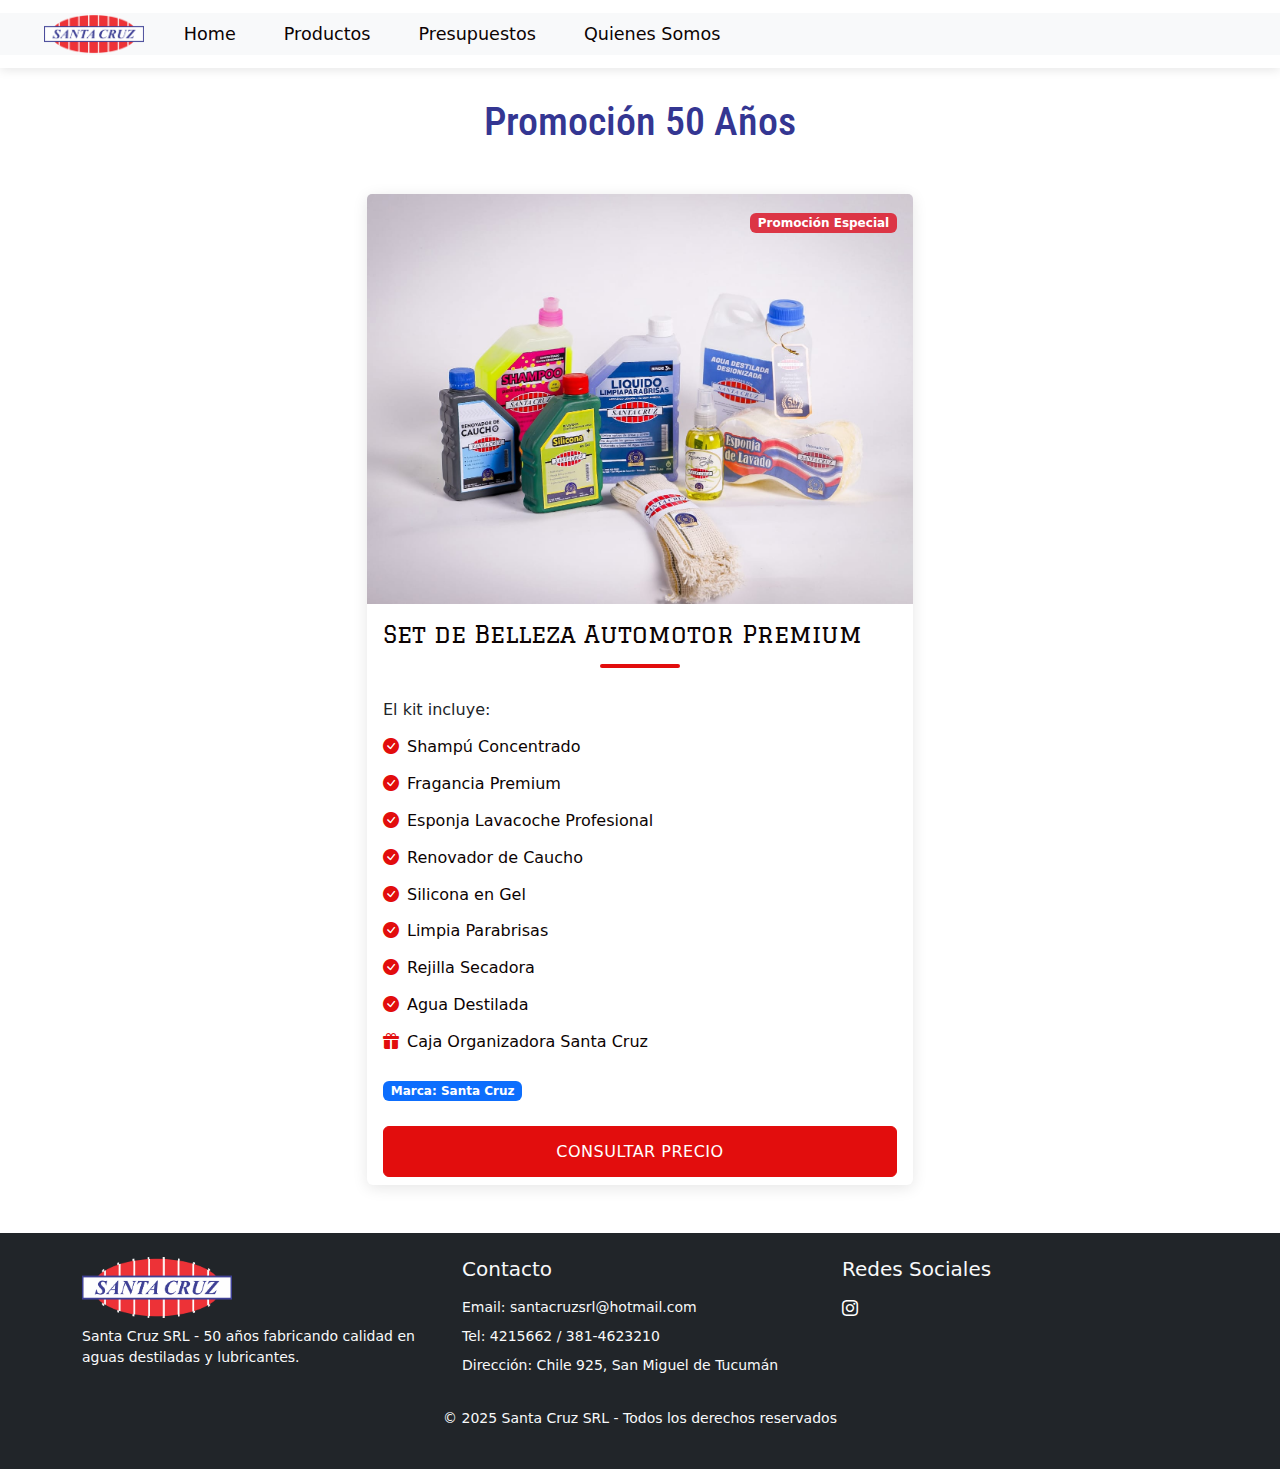
<file: paginado/productos-destacados.html>
<!DOCTYPE html>
<html lang="es">
  <head>
    <!-- Meta tags actualizados -->
    <meta charset="UTF-8" />
    <meta http-equiv="X-UA-Compatible" content="IE=edge" />
    <meta name="viewport" content="width=device-width, initial-scale=1.0" />
    <meta name="description" content="Productos destacados y promociones especiales de Santa Cruz SRL">
    <meta name="keywords" content="Lubricentro, Repuestos, Aceites, Filtros, Equivalencias, Promociones">
    <title>Santa Cruz | Promociones Especiales</title>

    <!-- Google Fonts optimizado -->
    <link rel="preconnect" href="https://fonts.googleapis.com">
    <link rel="preconnect" href="https://fonts.gstatic.com" crossorigin>
    <link href="https://fonts.googleapis.com/css2?family=Roboto+Condensed:wght@400;700&family=Graduate&display=swap" rel="stylesheet">
    
    <!-- Recursos externos -->
    <link rel="shortcut icon" href="../img/logo santa cruz.png">
    <link rel="stylesheet" href="https://cdn.jsdelivr.net/npm/bootstrap@5.1.3/dist/css/bootstrap.min.css">
    <link rel="stylesheet" href="https://cdn.jsdelivr.net/npm/bootstrap-icons@1.8.1/font/bootstrap-icons.css">
    <link rel="stylesheet" href="../style/style.css">
  </head>
  <body>
    <header>
      <nav class="navbar navbar-expand-lg navbar-light bg-light">
        <div class="container-fluid">
          <a class="navbar-brand" href="../index.html"
            ><img class="header__logo" src="../img/logo santa cruz.png"
          /></a>
          <button
            class="navbar-toggler"
            type="button"
            data-bs-toggle="collapse"
            data-bs-target="#navbarNav"
            aria-controls="navbarNav"
            aria-expanded="false"
            aria-label="Toggle navigation"
          >
            <span class="navbar-toggler-icon"></span>
          </button>
          <div class="collapse navbar-collapse" id="navbarNav">
            <ul class="navbar-nav">
              <li class="nav-item">
                <a class="nav-link" aria-current="page" href="../index.html"
                  >Home</a
                >
              </li>
              <li class="nav-item">
                <a class="nav-link" href="../secciones/productos.html"
                  >Productos</a
                >
              </li>
              <li class="nav-item">
                <a class="nav-link" href="../secciones/presupuestos.html"
                  >Presupuestos</a
                >
              </li>
              
              <li class="nav-item">
                <a class="nav-link" href="../secciones/quienessomos.html"
                  >Quienes Somos</a
                >
              </li>
            </ul>
          </div>
        </div>
      </nav>
    </header>
    <!-- Sección Principal Actualizada -->
    <main class="productos-destacados py-5">
        <div class="container">
            <h1 class="text-center mb-5 animate__animated animate__fadeInUp">Promoción 50 Años</h1>
            
            <div class="row justify-content-center">
                <!-- Kit de Belleza Premium -->
                <div class="col-12 col-md-8 col-lg-6">
                    <article class="card h-100 producto-card">
                        <div class="card-image-wrapper">
                            <img src="../img/setdebelleza2.jpeg" 
                                 class="card-img-top" 
                                 alt="Set de Belleza Automotor Premium"
                                 loading="lazy">
                            <div class="producto-overlay">
                                <span class="badge bg-danger">Promoción Especial</span>
                            </div>
                        </div>
                        <div class="card-body">
                            <h2 class="card-title h4">Set de Belleza Automotor Premium</h2>
                            <div class="producto-detalles">
                                <h3 class="h6">El kit incluye:</h3>
                                <ul class="lista-productos">
                                    <li><i class="bi bi-check-circle-fill"></i> Shampú Concentrado</li>
                                    <li><i class="bi bi-check-circle-fill"></i> Fragancia Premium</li>
                                    <li><i class="bi bi-check-circle-fill"></i> Esponja Lavacoche Profesional</li>
                                    <li><i class="bi bi-check-circle-fill"></i> Renovador de Caucho</li>
                                    <li><i class="bi bi-check-circle-fill"></i> Silicona en Gel</li>
                                    <li><i class="bi bi-check-circle-fill"></i> Limpia Parabrisas</li>
                                    <li><i class="bi bi-check-circle-fill"></i> Rejilla Secadora</li>
                                    <li><i class="bi bi-check-circle-fill"></i> Agua Destilada</li>
                                    <li><i class="bi bi-gift-fill"></i> Caja Organizadora Santa Cruz</li>
                                </ul>
                                <div class="marca-info">
                                    <span class="badge bg-primary">Marca: Santa Cruz</span>
                                </div>
                            </div>
                        </div>
                        <div class="card-footer bg-transparent border-0">
                            <a href="#" class="btn btn-primary w-100">Consultar Precio</a>
                        </div>
                    </article>
                </div>
            </div>
        </div>
    </main>
    
    <footer class="bg-dark text-light py-4">
      <div class="container">
        <div class="row">
          <div class="col-md-4 mb-3">
            <img src="../img/logo santa cruz.png" alt="Logo Santa Cruz" class="img-fluid mb-2" />
            <p>Santa Cruz SRL - 50 años fabricando calidad en aguas destiladas y lubricantes.</p>
          </div>
          <div class="col-md-4 mb-3">
            <h5>Contacto</h5>
            <ul class="list-unstyled">
              <li>Email: santacruzsrl@hotmail.com</li>
              <li>Tel: 4215662 / 381-4623210</li>
              <li>Dirección: Chile 925, San Miguel de Tucumán</li>
            </ul>
          </div>
          <div class="col-md-4 mb-3">
            <h5>Redes Sociales</h5>
            <a href="https://www.instagram.com/santacruzsrl/" target="_blank" rel="noopener" class="text-light me-2">
              <i class="bi bi-instagram"></i>
            </a>
          </div>
        </div>
        <div class="row">
          <div class="col-12 text-center">
            <p>&copy; 2025 Santa Cruz SRL - Todos los derechos reservados</p>
          </div>
        </div>
      </div>
    </footer>
    <script src="https://unpkg.com/aos@2.3.1/dist/aos.js"></script>
    <script>
      AOS.init();
    </script>
    <script
      src="https://cdn.jsdelivr.net/npm/@popperjs/core@2.10.2/dist/umd/popper.min.js"
      integrity="sha384-7+zCNj/IqJ95wo16oMtfsKbZ9ccEh31eOz1HGyDuCQ6wgnyJNSYdrPa03rtR1zdB"
      crossorigin="anonymous"
    ></script>
    <script
      src="https://cdn.jsdelivr.net/npm/bootstrap@5.1.3/dist/js/bootstrap.min.js"
      integrity="sha384-QJHtvGhmr9XOIpI6YVutG+2QOK9T+ZnN4kzFN1RtK3zEFEIsxhlmWl5/YESvpZ13"
      crossorigin="anonymous"
    ></script>
  </body>
</html>
</file>
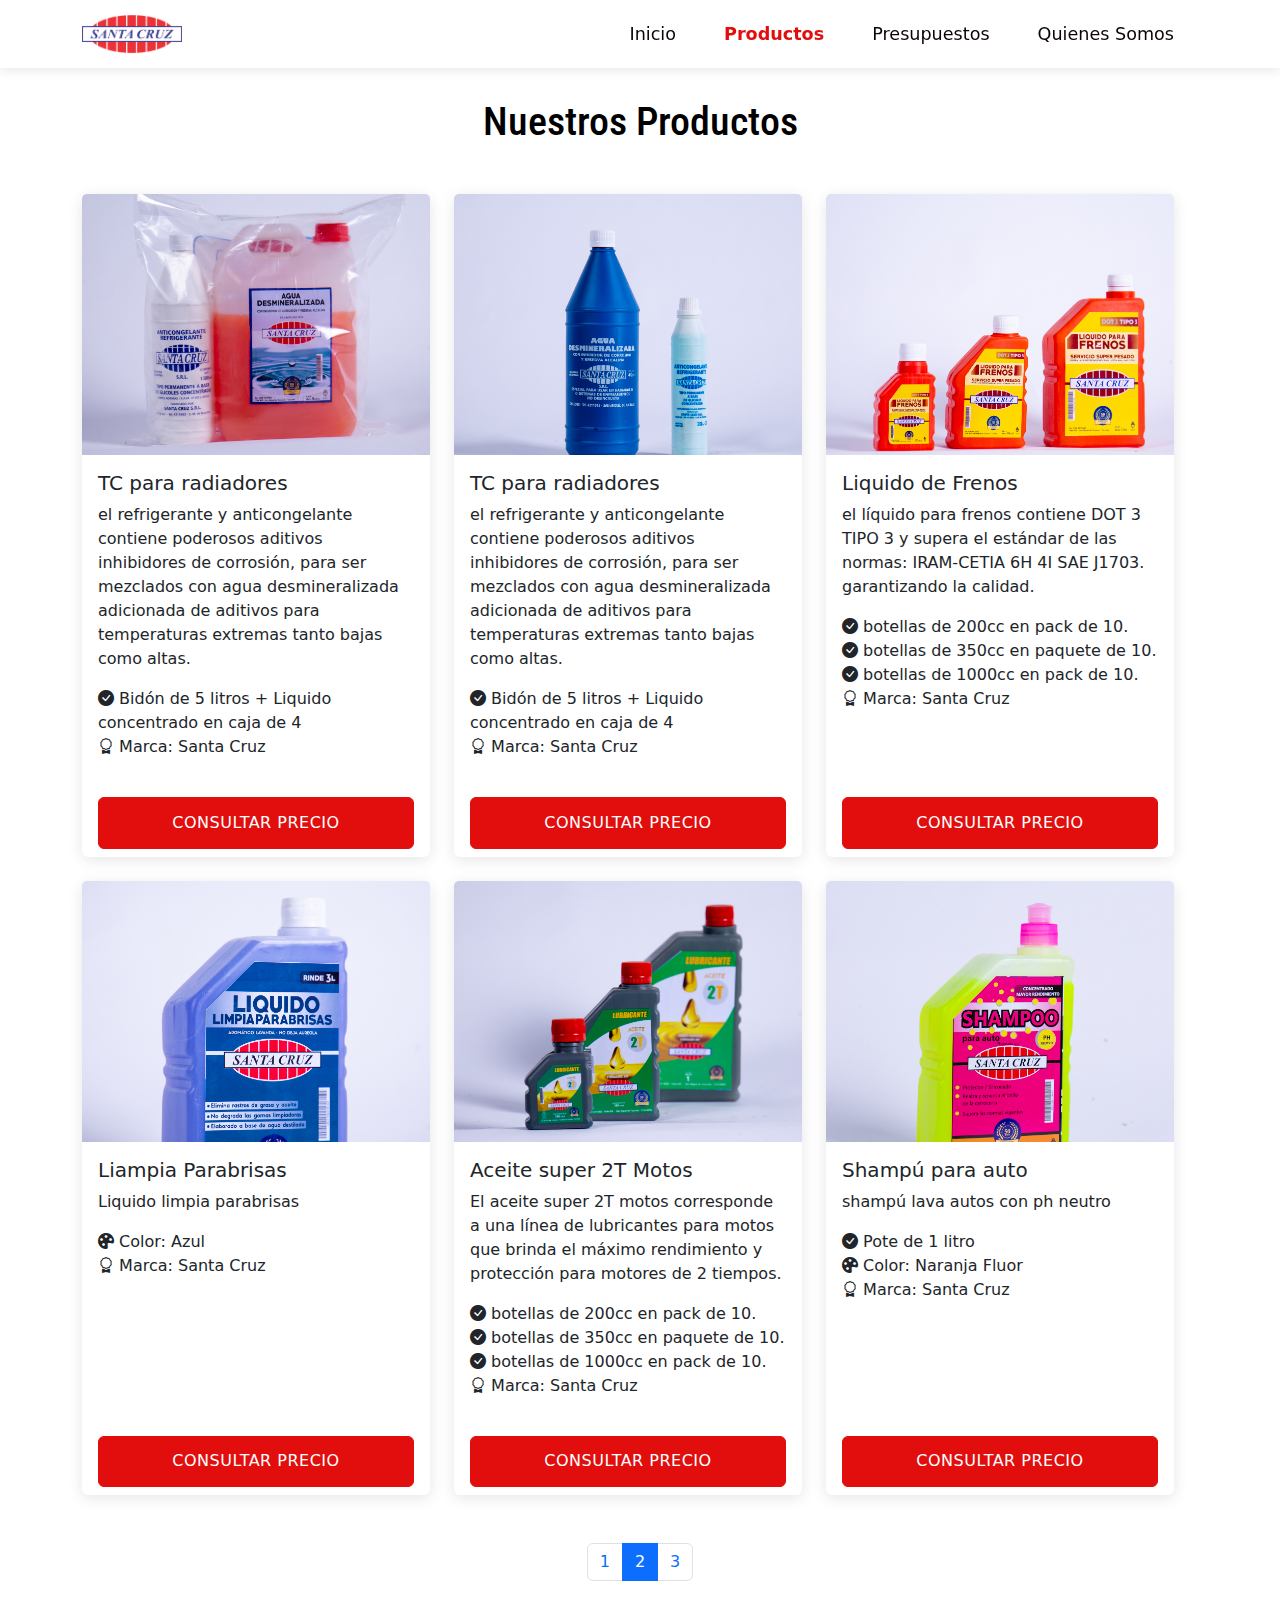
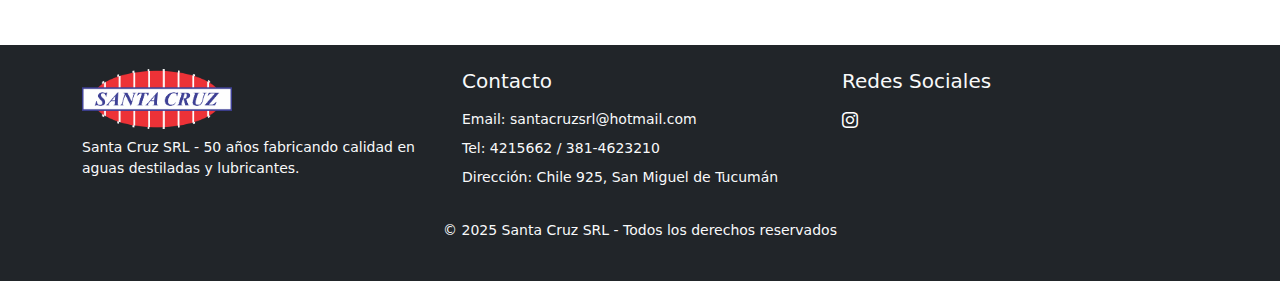
<file: paginado/productos2.html>
<!DOCTYPE html>
<html lang="es">
  <head>
    <meta charset="UTF-8" />
    <meta http-equiv="X-UA-Compatible" content="IE=edge" />
    <meta name="viewport" content="width=device-width, initial-scale=1.0" />
    <meta
      name="description"
      content="Catálogo de productos Santa Cruz SRL - Agua destilada, refrigerantes y lubricantes de alta calidad"
    />
    <meta
      name="keywords"
      content="Lubricentro, Agua Destilada, Refrigerantes, Aceites, Filtros, Santa Cruz"
    />
    <title>Santa Cruz | Productos</title>

    <!-- Recursos externos -->
    <link rel="shortcut icon" href="../img/logo santa cruz.png" />
    <link rel="preconnect" href="https://fonts.googleapis.com" />
    <link rel="preconnect" href="https://fonts.gstatic.com" crossorigin />
    <link
      href="https://fonts.googleapis.com/css2?family=Roboto+Condensed:wght@400;700&family=Graduate&display=swap"
      rel="stylesheet"
    />
    <link
      rel="stylesheet"
      href="https://cdn.jsdelivr.net/npm/bootstrap@5.1.3/dist/css/bootstrap.min.css"
    />
    <link
      rel="stylesheet"
      href="https://cdn.jsdelivr.net/npm/bootstrap-icons@1.8.1/font/bootstrap-icons.css"
    />
    <link rel="stylesheet" href="../style/style.css" />
  </head>
  <body>
    <!-- Header con Navegación -->
    <header>
      <nav class="navbar navbar-expand-lg navbar-light">
        <div class="container">
          <a class="navbar-brand" href="../index.html">
            <img
              class="header__logo"
              src="../img/logo santa cruz.png"
              alt="Logo Santa Cruz"
            />
          </a>
          <button
            class="navbar-toggler"
            type="button"
            data-bs-toggle="collapse"
            data-bs-target="#navbarNav"
          >
            <span class="navbar-toggler-icon"></span>
          </button>
          <div class="collapse navbar-collapse" id="navbarNav">
            <ul class="navbar-nav ms-auto">
              <li class="nav-item">
                <a class="nav-link" href="../index.html">Inicio</a>
              </li>
              <li class="nav-item">
                <a class="nav-link active" href="./productos.html">Productos</a>
              </li>
              <li class="nav-item">
                <a class="nav-link" href="../secciones/presupuestos.html"
                  >Presupuestos</a
                >
              </li>
              <li class="nav-item">
                <a class="nav-link" href="./quienessomos.html">Quienes Somos</a>
              </li>
            </ul>
          </div>
        </div>
      </nav>
    </header>

    <!-- Contenido Principal -->
    <main class="productos-page">
      <div class="container py-5">
        <h1 class="text-center mb-5">Nuestros Productos</h1>

        <div class="productos__container row g-4">
          <!-- Producto 1 -->
          <div class="col-12 col-md-6 col-lg-4">
            <article class="card producto-card h-100">
              <div class="card-image-wrapper">
                <img
                  src="../img/producto 7.jpg"
                  class="card-img-top"
                  alt="Agua Desmineralizada Santa Cruz"
                  loading="lazy"
                />
              </div>
              <div class="card-body">
                <h2 class="card-title h5">TC para radiadores</h2>
                <div class="producto-specs">
                  <p class="mb-3">
                    el refrigerante y anticongelante contiene poderosos aditivos inhibidores de corrosión, para ser mezclados con agua desmineralizada adicionada de aditivos para temperaturas extremas tanto bajas como altas. 
            
                  </p>
                  <div class="specs-list">
                    <div class="spec-item">
                      <i class="bi bi-check-circle-fill"></i>
                      <span>Bidón de 5 litros + Liquido concentrado en caja de 4</span>
                    </div>
                    
                    <div class="spec-item">
                      <i class="bi bi-award"></i>
                      <span>Marca: Santa Cruz</span>
                    </div>
                  </div>
                </div>
              </div>
              <div class="card-footer bg-transparent border-0">
                <button
                  class="btn btn-primary w-100"
                  data-bs-toggle="modal"
                  data-bs-target="#contactModal"
                >
                  Consultar Precio
                </button>
              </div>
            </article>
          </div>
          <!-- Producto 2 -->
          <div class="col-12 col-md-6 col-lg-4">
            <article class="card producto-card h-100">
              <div class="card-image-wrapper">
                <img
                  src="../img/producto 8.jpg"
                  class="card-img-top"
                  alt="Agua Desmineralizada Santa Cruz"
                  loading="lazy"
                />
              </div>
              <div class="card-body">
                <h2 class="card-title h5">TC para radiadores</h2>
                <div class="producto-specs">
                  <p class="mb-3">
                    el refrigerante y anticongelante contiene poderosos aditivos inhibidores de corrosión, para ser mezclados con agua desmineralizada adicionada de aditivos para temperaturas extremas tanto bajas como altas. 
            
                  </p>
                  <div class="specs-list">
                    <div class="spec-item">
                      <i class="bi bi-check-circle-fill"></i>
                      <span>Bidón de 5 litros + Liquido concentrado en caja de 4</span>
                    </div>
                    
                    <div class="spec-item">
                      <i class="bi bi-award"></i>
                      <span>Marca: Santa Cruz</span>
                    </div>
                  </div>
                </div>
              </div>
              <div class="card-footer bg-transparent border-0">
                <button
                  class="btn btn-primary w-100"
                  data-bs-toggle="modal"
                  data-bs-target="#contactModal"
                >
                  Consultar Precio
                </button>
              </div>
            </article>
          </div>
          <!-- Producto 3 -->
          <div class="col-12 col-md-6 col-lg-4">
            <article class="card producto-card h-100">
              <div class="card-image-wrapper">
                <img
                  src="../img/producto 9.jpg"
                  class="card-img-top"
                  alt="Agua Desmineralizada Santa Cruz"
                  loading="lazy"
                />
              </div>
              <div class="card-body">
                <h2 class="card-title h5">Liquido de Frenos</h2>
                <div class="producto-specs">
                  <p class="mb-3">
                    el líquido para frenos contiene DOT 3 TIPO 3 y supera el estándar de las normas: IRAM-CETIA 6H 4I SAE J1703. garantizando la calidad.
                  </p>
                  <div class="specs-list">
                    <div class="spec-item">
                      <i class="bi bi-check-circle-fill"></i>
                      <span>botellas de 200cc en pack de 10.</span>
                    </div> 
                    <div class="spec-item">
                      <i class="bi bi-check-circle-fill"></i>
                      <span>botellas de 350cc en paquete de 10.</span>
                    </div> 
                    <div class="spec-item">
                      <i class="bi bi-check-circle-fill"></i>
                      <span>botellas de 1000cc en pack de 10.</span>
                    </div>
                    
                    <div class="spec-item">
                      <i class="bi bi-award"></i>
                      <span>Marca: Santa Cruz</span>
                    </div>
                  </div>
                </div>
              </div>
              <div class="card-footer bg-transparent border-0">
                <button
                  class="btn btn-primary w-100"
                  data-bs-toggle="modal"
                  data-bs-target="#contactModal"
                >
                  Consultar Precio
                </button>
              </div>
            </article>
          </div>
          <!-- Producto 4 -->
          <div class="col-12 col-md-6 col-lg-4">
            <article class="card producto-card h-100">
              <div class="card-image-wrapper">
                <img
                  src="../img/producto 10.jpg"
                  class="card-img-top"
                  alt="Agua Desmineralizada Santa Cruz"
                  loading="lazy"
                />
              </div>
              <div class="card-body">
                <h2 class="card-title h5">Liampia Parabrisas</h2>
                <div class="producto-specs">
                  <p class="mb-3">
                    Liquido limpia parabrisas
                  </p>
                  <div class="specs-list">
                    
                    <div class="spec-item">
                      <i class="bi bi-palette-fill"></i>
                      <span>Color: Azul</span>
                    </div>
                    <div class="spec-item">
                      <i class="bi bi-award"></i>
                      <span>Marca: Santa Cruz</span>
                    </div>
                  </div>
                </div>
              </div>
              <div class="card-footer bg-transparent border-0">
                <button
                  class="btn btn-primary w-100"
                  data-bs-toggle="modal"
                  data-bs-target="#contactModal"
                >
                  Consultar Precio
                </button>
              </div>
            </article>
          </div>
          <!-- Producto 5 -->
          <div class="col-12 col-md-6 col-lg-4">
            <article class="card producto-card h-100">
              <div class="card-image-wrapper">
                <img
                  src="../img/producto 11.jpg"
                  class="card-img-top"
                  alt="Agua Desmineralizada Santa Cruz"
                  loading="lazy"
                />
              </div>
              <div class="card-body">
                <h2 class="card-title h5">Aceite super 2T Motos</h2>
                <div class="producto-specs">
                  <p class="mb-3">
                    El aceite super 2T motos corresponde a una línea de lubricantes para motos que brinda el máximo rendimiento y protección para motores de 2 tiempos.
                  </p>
                  <div class="specs-list">
                    <div class="spec-item">
                      <i class="bi bi-check-circle-fill"></i>
                      <span>botellas de 200cc en pack de 10.</span>
                    </div> 
                    <div class="spec-item">
                      <i class="bi bi-check-circle-fill"></i>
                      <span>botellas de 350cc en paquete de 10.</span>
                    </div> 
                    <div class="spec-item">
                      <i class="bi bi-check-circle-fill"></i>
                      <span>botellas de 1000cc en pack de 10.</span>
                    </div>
                    
                    <div class="spec-item">
                      <i class="bi bi-award"></i>
                      <span>Marca: Santa Cruz</span>
                    </div>
                  </div>
                </div>
              </div>
              <div class="card-footer bg-transparent border-0">
                <button
                  class="btn btn-primary w-100"
                  data-bs-toggle="modal"
                  data-bs-target="#contactModal"
                >
                  Consultar Precio
                </button>
              </div>
            </article>
          </div>
          <!-- Producto 6-->
          <div class="col-12 col-md-6 col-lg-4">
            <article class="card producto-card h-100">
              <div class="card-image-wrapper">
                <img
                  src="../img/producto 12.jpg"
                  class="card-img-top"
                  alt="Agua Desmineralizada Santa Cruz"
                  loading="lazy"
                />
              </div>
              <div class="card-body">
                <h2 class="card-title h5">Shampú para auto</h2>
                <div class="producto-specs">
                  <p class="mb-3">
                    shampú lava autos con ph neutro
                  </p>
                  <div class="specs-list">
                    <div class="spec-item">
                      <i class="bi bi-check-circle-fill"></i>
                      <span>Pote de 1 litro</span>
                    </div>
                    <div class="spec-item">
                      <i class="bi bi-palette-fill"></i>
                      <span>Color: Naranja Fluor</span>
                    </div>
                    <div class="spec-item">
                      <i class="bi bi-award"></i>
                      <span>Marca: Santa Cruz</span>
                    </div>
                  </div>
                </div>
              </div>
              <div class="card-footer bg-transparent border-0">
                <button
                  class="btn btn-primary w-100"
                  data-bs-toggle="modal"
                  data-bs-target="#contactModal"
                >
                  Consultar Precio
                </button>
              </div>
            </article>
          </div>

          <!-- Repetir estructura para otros productos -->
        </div>

        <!-- Paginación única -->
        <nav aria-label="Navegación de productos" class="mt-5">
          <ul class="pagination justify-content-center">
           
            <li class="page-item ">
              <a class="page-link" href="../secciones/productos.html">1</a>
            </li>
            <li class="page-item active">
              <a class="page-link" href="../paginado/productos2.html">2</a>
            </li>
            <li class="page-item">
              <a class="page-link" href="../paginado/productos3.html">3</a>
            </li>
          </ul>
        </nav>
      </div>
    </main>

    <!-- Modal de Consulta -->
    <div class="modal fade" id="contactModal" tabindex="-1">
      <div class="modal-dialog">
        <div class="modal-content">
          <div class="modal-header">
            <h5 class="modal-title">Consultar Precio</h5>
            <button
              type="button"
              class="btn-close"
              data-bs-dismiss="modal"
            ></button>
          </div>
          <div class="modal-body">
            <form id="contactForm">
              <div class="mb-3">
                <label for="nombre" class="form-label">Nombre</label>
                <input type="text" class="form-control" id="nombre" required />
              </div>
              <div class="mb-3">
                <label for="email" class="form-label">Email</label>
                <input type="email" class="form-control" id="email" required />
              </div>
              <div class="mb-3">
                <label for="mensaje" class="form-label">Mensaje</label>
                <textarea
                  class="form-control"
                  id="mensaje"
                  rows="3"
                  required
                ></textarea>
              </div>
              <button type="submit" class="btn btn-primary">
                Enviar Consulta
              </button>
            </form>
          </div>
        </div>
      </div>
    </div>

    <!-- Footer -->
    <footer class="bg-dark text-light py-4">
      <div class="container">
        <div class="row">
          <div class="col-md-4 mb-3">
            <img src="../img/logo santa cruz.png" alt="Logo Santa Cruz" class="img-fluid mb-2" />
            <p>Santa Cruz SRL - 50 años fabricando calidad en aguas destiladas y lubricantes.</p>
          </div>
          <div class="col-md-4 mb-3">
            <h5>Contacto</h5>
            <ul class="list-unstyled">
              <li>Email: santacruzsrl@hotmail.com</li>
              <li>Tel: 4215662 / 381-4623210</li>
              <li>Dirección: Chile 925, San Miguel de Tucumán</li>
            </ul>
          </div>
          <div class="col-md-4 mb-3">
            <h5>Redes Sociales</h5>
            <a href="https://www.instagram.com/santacruzsrl/" target="_blank" rel="noopener" class="text-light me-2">
              <i class="bi bi-instagram"></i>
            </a>
          </div>
        </div>
        <div class="row">
          <div class="col-12 text-center">
            <p>&copy; 2025 Santa Cruz SRL - Todos los derechos reservados</p>
          </div>
        </div>
      </div>
    </footer>

    <!-- Scripts -->
    <script src="https://cdn.jsdelivr.net/npm/bootstrap@5.1.3/dist/js/bootstrap.bundle.min.js"></script>
  </body>
</html>
</file>
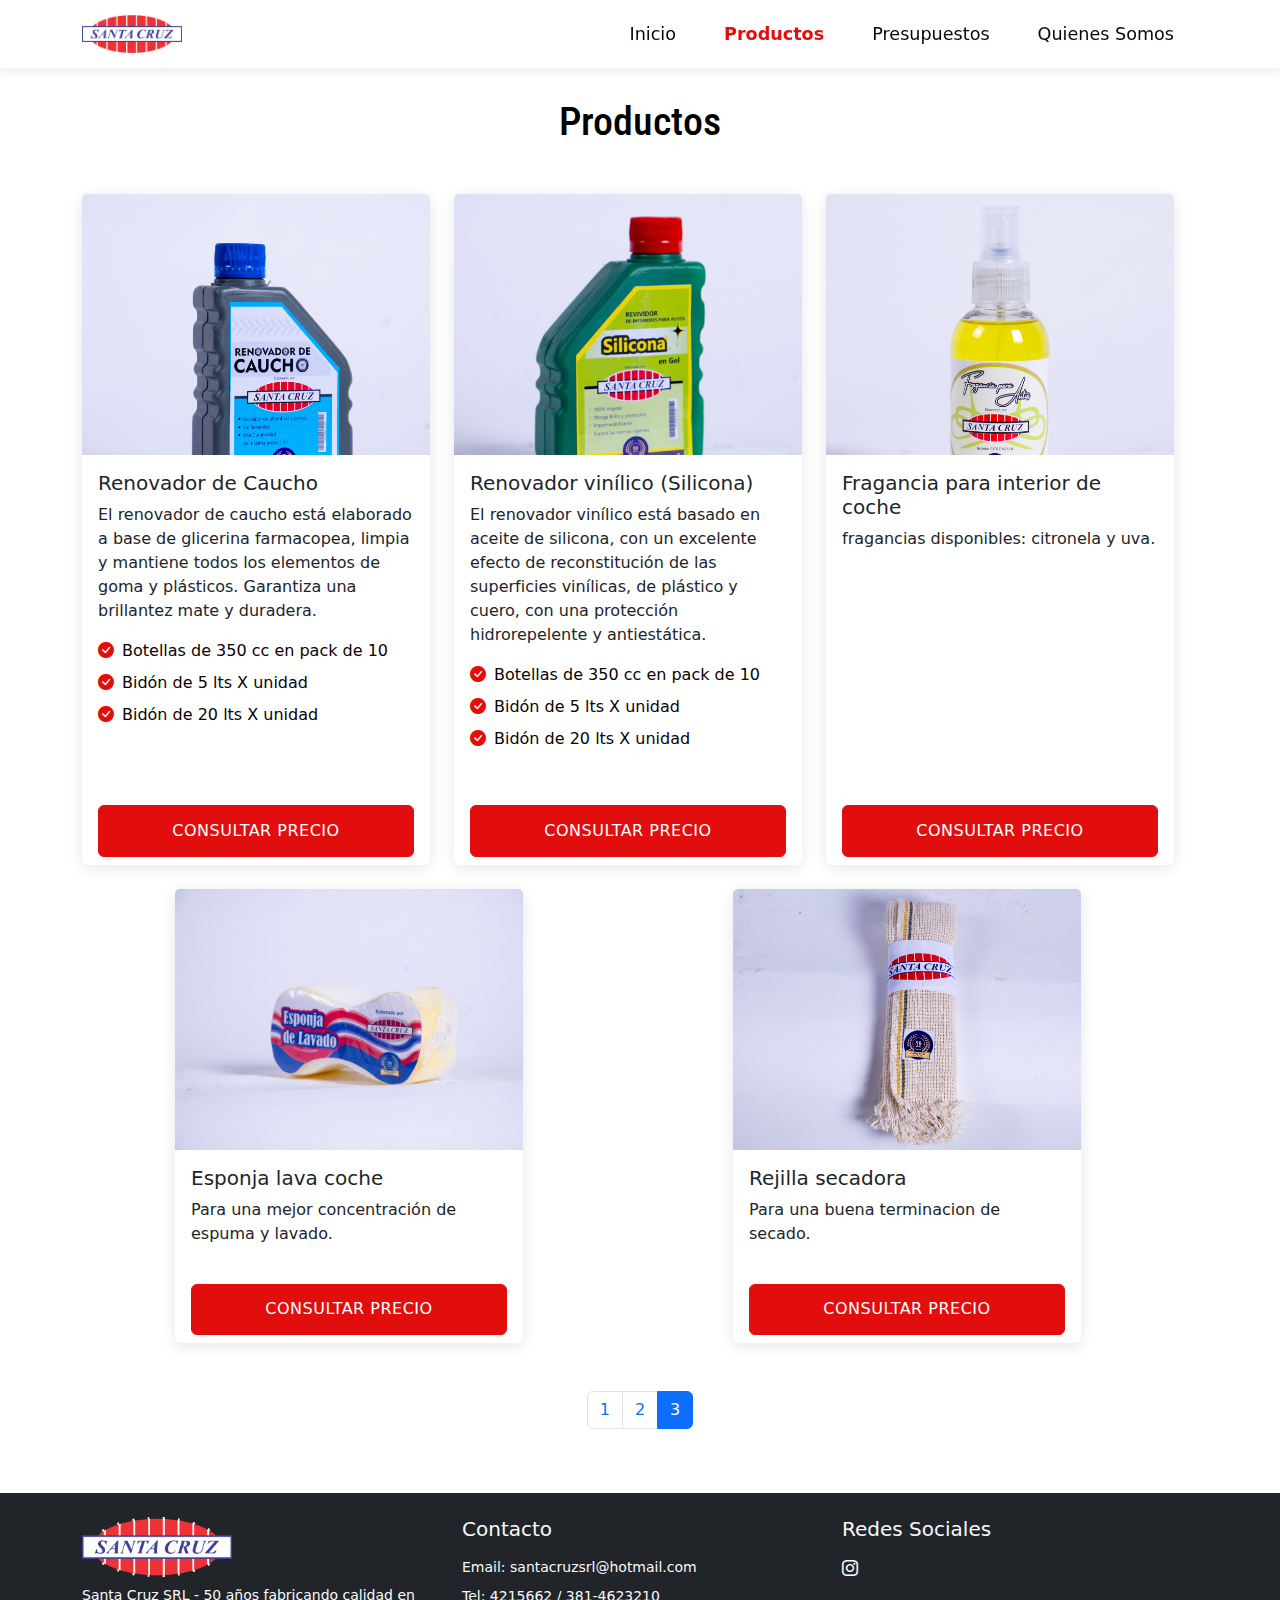
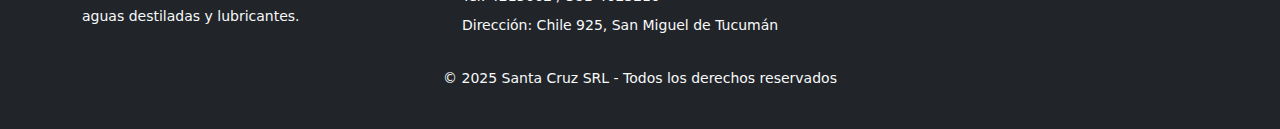
<file: paginado/productos3.html>
<!DOCTYPE html>
<html lang="es">
  <head>
    <meta charset="UTF-8" />
    <meta http-equiv="X-UA-Compatible" content="IE=edge" />
    <meta name="viewport" content="width=device-width, initial-scale=1.0" />
    <meta
      name="description"
      content="Los mejores productos y precios del mercado "
    />
    <meta
      name="keywords"
      content="Lubricentro, Repuestos, Aceites, Filtros, Equivalencias "
    />
    <title>Santa Cruz | Productos</title>
    <link rel="preconnect" href="https://fonts.googleapis.com" />
    <link rel="preconnect" href="https://fonts.gstatic.com" crossorigin />
    <link
      href="https://fonts.googleapis.com/css2?family=Roboto+Condensed:wght@400;700&family=Graduate&display=swap"
      rel="stylesheet"
    />
    <link rel="shortcut icon" href="../img/logo santa cruz.png" />
    <link
      rel="stylesheet"
      href="https://cdn.jsdelivr.net/npm/bootstrap@5.1.3/dist/css/bootstrap.min.css"
    />
    <link
      rel="stylesheet"
      href="https://cdn.jsdelivr.net/npm/bootstrap-icons@1.8.1/font/bootstrap-icons.css"
    />
    <link rel="stylesheet" href="../style/style.css" />
  </head>
  <body>
    <header>
      <nav class="navbar navbar-expand-lg navbar-light">
        <div class="container">
          <a class="navbar-brand" href="../index.html"
            ><img
              class="header__logo"
              src="../img/logo santa cruz.png"
              alt="Logo Santa Cruz"
          /></a>
          <button
            class="navbar-toggler"
            type="button"
            data-bs-toggle="collapse"
            data-bs-target="#navbarNav"
            aria-controls="navbarNav"
            aria-expanded="false"
            aria-label="Toggle navigation"
          >
            <span class="navbar-toggler-icon"></span>
          </button>
          <div class="collapse navbar-collapse" id="navbarNav">
            <ul class="navbar-nav ms-auto">
              <li class="nav-item">
                <a class="nav-link" aria-current="page" href="../index.html"
                  >Inicio</a
                >
              </li>
              <li class="nav-item">
                <a class="nav-link active" href="../secciones/productos.html"
                  >Productos</a
                >
              </li>
              <li class="nav-item">
                <a class="nav-link" href="../secciones/presupuestos.html"
                  >Presupuestos</a
                >
              </li>
              <li class="nav-item">
                <a class="nav-link" href="../secciones/quienessomos.html"
                  >Quienes Somos</a
                >
              </li>
            </ul>
          </div>
        </div>
      </nav>
    </header>
    <main class="productos-page">
      <div class="container py-5">
        <h1 class="text-center mb-5">Productos</h1>
        <div class="productos__container row g-4">
          <div class="col-12 col-md-6 col-lg-4">
            <article class="card producto-card h-100">
              <div class="card-image-wrapper">
                <img
                  src="../img/producto 13.jpg"
                  alt="Renovador de Caucho"
                  class="card-img-top"
                />
              </div>
              <div class="card-body">
                <h2 class="card-title h5">Renovador de Caucho</h2>
                <p class="card-text">
                  El renovador de caucho está elaborado a base de glicerina
                  farmacopea, limpia y mantiene todos los elementos de goma y
                  plásticos. Garantiza una brillantez mate y duradera.
                </p>
                <ul class="caracteristicas-lista">
                  <li>
                    <i class="bi bi-check-circle-fill"></i> Botellas de 350 cc
                    en pack de 10
                  </li>
                  <li>
                    <i class="bi bi-check-circle-fill"></i> Bidón de 5 lts X
                    unidad
                  </li>
                  <li>
                    <i class="bi bi-check-circle-fill"></i> Bidón de 20 lts X
                    unidad
                  </li>
                </ul>
              </div>
              <div class="card-footer bg-transparent border-0">
                <button
                  class="btn btn-primary w-100"
                  data-bs-toggle="modal"
                  data-bs-target="#contactModal"
                >
                  Consultar Precio
                </button>
              </div>
            </article>
          </div>
          <div class="col-12 col-md-6 col-lg-4">
            <article class="card producto-card h-100">
              <div class="card-image-wrapper">
                <img
                  src="../img/producto 14.jpg"
                  alt="Renovador de Caucho"
                  class="card-img-top"
                />
              </div>
              <div class="card-body">
                <h2 class="card-title h5">Renovador vinílico (Silicona)</h2>
                <p class="card-text">
                  El renovador vinílico está basado en aceite de silicona, con un excelente efecto de reconstitución de las superficies vinílicas, de plástico y cuero, con una protección hidrorepelente y antiestática.
                </p>
                <ul class="caracteristicas-lista">
                  <li>
                    <i class="bi bi-check-circle-fill"></i> Botellas de 350 cc
                    en pack de 10
                  </li>
                  <li>
                    <i class="bi bi-check-circle-fill"></i> Bidón de 5 lts X
                    unidad
                  </li>
                  <li>
                    <i class="bi bi-check-circle-fill"></i> Bidón de 20 lts X
                    unidad
                  </li>
                </ul>
              </div>
              <div class="card-footer bg-transparent border-0">
                <button
                  class="btn btn-primary w-100"
                  data-bs-toggle="modal"
                  data-bs-target="#contactModal"
                >
                  Consultar Precio
                </button>
              </div>
            </article>
          </div>
          <div class="col-12 col-md-6 col-lg-4">
            <article class="card producto-card h-100">
              <div class="card-image-wrapper">
                <img
                  src="../img/producto 15.jpg"
                  alt="Renovador de Caucho"
                  class="card-img-top"
                />
              </div>
              <div class="card-body">
                <h2 class="card-title h5">Fragancia para interior de coche</h2>
                <p class="card-text">
                  fragancias disponibles: citronela y uva.
                </p>
                
              </div>
              <div class="card-footer bg-transparent border-0">
                <button
                  class="btn btn-primary w-100"
                  data-bs-toggle="modal"
                  data-bs-target="#contactModal"
                >
                  Consultar Precio
                </button>
              </div>
            </article>
          </div>
          <div class="col-12 col-md-6 col-lg-4">
            <article class="card producto-card h-100">
              <div class="card-image-wrapper">
                <img
                  src="../img/producto 16.jpg"
                  alt="Renovador de Caucho"
                  class="card-img-top"
                />
              </div>
              <div class="card-body">
                <h2 class="card-title h5">Esponja lava coche</h2>
                <p class="card-text">
                  Para una mejor concentración de espuma y lavado.
                </p>
                
              </div>
              <div class="card-footer bg-transparent border-0">
                <button
                  class="btn btn-primary w-100"
                  data-bs-toggle="modal"
                  data-bs-target="#contactModal"
                >
                  Consultar Precio
                </button>
              </div>
            </article>
          </div>
          <div class="col-12 col-md-6 col-lg-4">
            <article class="card producto-card h-100">
              <div class="card-image-wrapper">
                <img
                  src="../img/producto 17.jpg"
                  alt="Renovador de Caucho"
                  class="card-img-top"
                />
              </div>
              <div class="card-body">
                <h2 class="card-title h5">Rejilla secadora</h2>
                <p class="card-text">
                  Para una buena terminacion de secado.
                </p>
                
              </div>
              <div class="card-footer bg-transparent border-0">
                <button
                  class="btn btn-primary w-100"
                  data-bs-toggle="modal"
                  data-bs-target="#contactModal"
                >
                  Consultar Precio
                </button>
              </div>
            </article>
          </div>
          
        </div>
        <nav aria-label="Navegación de productos" class="mt-5">
          <ul class="pagination justify-content-center">
            <li class="page-item">
              <a class="page-link" href="../secciones/productos.html">1</a>
            </li>
            <li class="page-item">
              <a class="page-link" href="productos2.html">2</a>
            </li>
            <li class="page-item active">
              <a class="page-link" href="#">3</a>
            </li>
          </ul>
        </nav>
      </div>
    </main>
    <div class="modal fade" id="contactModal" tabindex="-1">
      <div class="modal-dialog">
        <div class="modal-content">
          <div class="modal-header">
            <h5 class="modal-title">Consultar Precio</h5>
            <button
              type="button"
              class="btn-close"
              data-bs-dismiss="modal"
            ></button>
          </div>
          <div class="modal-body">
            <form id="contactForm">
              <div class="mb-3">
                <label for="nombre" class="form-label">Nombre</label>
                <input type="text" class="form-control" id="nombre" required />
              </div>
              <div class="mb-3">
                <label for="email" class="form-label">Email</label>
                <input type="email" class="form-control" id="email" required />
              </div>
              <div class="mb-3">
                <label for="mensaje" class="form-label">Mensaje</label>
                <textarea
                  class="form-control"
                  id="mensaje"
                  rows="3"
                  required
                ></textarea>
              </div>
              <button type="submit" class="btn btn-primary">
                Enviar Consulta
              </button>
            </form>
          </div>
        </div>
      </div>
    </div>
    <footer class="bg-dark text-light py-4">
      <div class="container">
        <div class="row">
          <div class="col-md-4 mb-3">
            <img src="../img/logo santa cruz.png" alt="Logo Santa Cruz" class="img-fluid mb-2" />
            <p>Santa Cruz SRL - 50 años fabricando calidad en aguas destiladas y lubricantes.</p>
          </div>
          <div class="col-md-4 mb-3">
            <h5>Contacto</h5>
            <ul class="list-unstyled">
              <li>Email: santacruzsrl@hotmail.com</li>
              <li>Tel: 4215662 / 381-4623210</li>
              <li>Dirección: Chile 925, San Miguel de Tucumán</li>
            </ul>
          </div>
          <div class="col-md-4 mb-3">
            <h5>Redes Sociales</h5>
            <a href="https://www.instagram.com/santacruzsrl/" target="_blank" rel="noopener" class="text-light me-2">
              <i class="bi bi-instagram"></i>
            </a>
          </div>
        </div>
        <div class="row">
          <div class="col-12 text-center">
            <p>&copy; 2025 Santa Cruz SRL - Todos los derechos reservados</p>
          </div>
        </div>
      </div>
    </footer>
    <script src="https://cdn.jsdelivr.net/npm/bootstrap@5.1.3/dist/js/bootstrap.bundle.min.js"></script>
  </body>
</html>
</file>
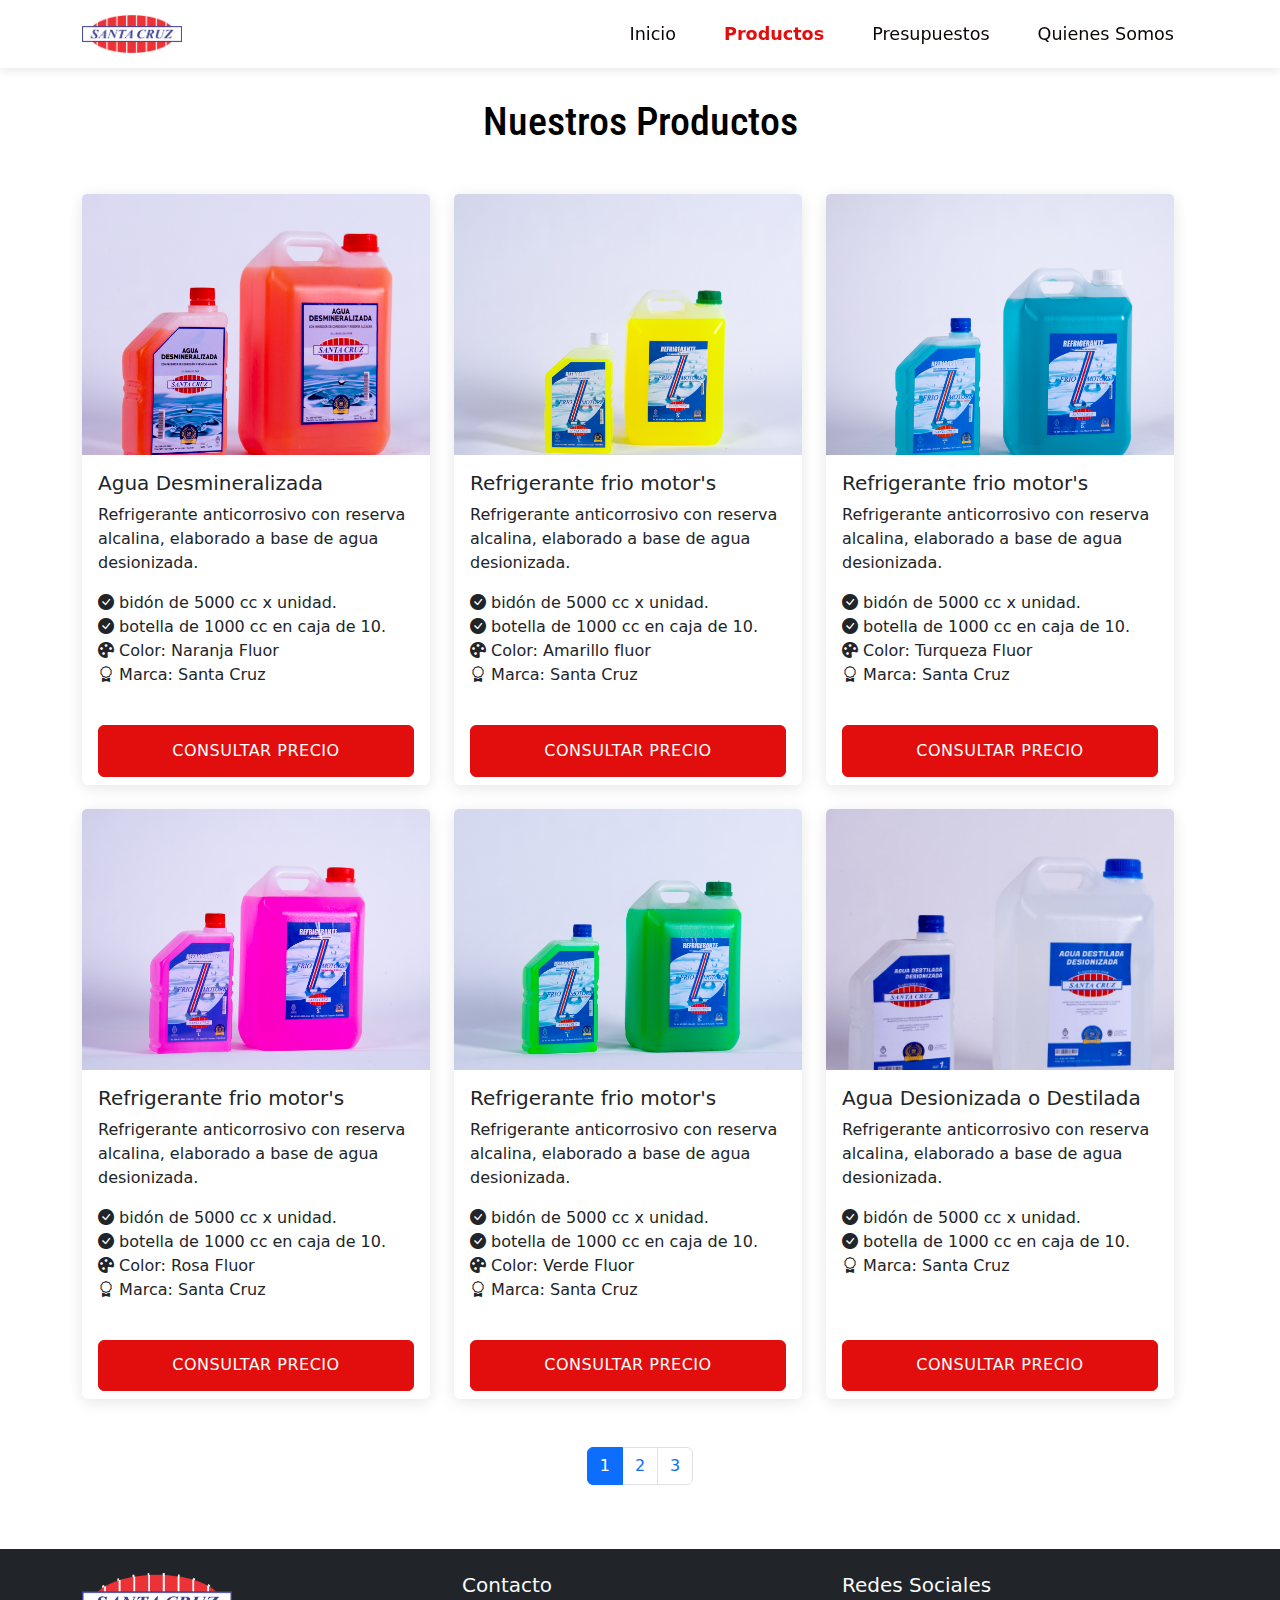
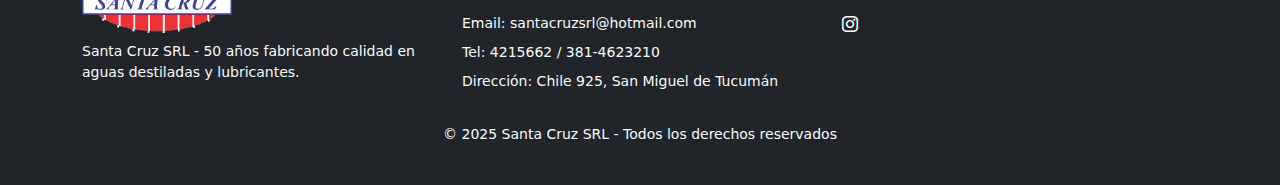
<file: secciones/productos.html>
<!DOCTYPE html>
<html lang="es">
  <head>
    <meta charset="UTF-8" />
    <meta http-equiv="X-UA-Compatible" content="IE=edge" />
    <meta name="viewport" content="width=device-width, initial-scale=1.0" />
    <meta
      name="description"
      content="Catálogo de productos Santa Cruz SRL - Agua destilada, refrigerantes y lubricantes de alta calidad"
    />
    <meta
      name="keywords"
      content="Lubricentro, Agua Destilada, Refrigerantes, Aceites, Filtros, Santa Cruz"
    />
    <title>Santa Cruz | Productos</title>

    <!-- Recursos externos -->
    <link rel="shortcut icon" href="../img/logo santa cruz.png" />
    <link rel="preconnect" href="https://fonts.googleapis.com" />
    <link rel="preconnect" href="https://fonts.gstatic.com" crossorigin />
    <link
      href="https://fonts.googleapis.com/css2?family=Roboto+Condensed:wght@400;700&family=Graduate&display=swap"
      rel="stylesheet"
    />
    <link
      rel="stylesheet"
      href="https://cdn.jsdelivr.net/npm/bootstrap@5.1.3/dist/css/bootstrap.min.css"
    />
    <link
      rel="stylesheet"
      href="https://cdn.jsdelivr.net/npm/bootstrap-icons@1.8.1/font/bootstrap-icons.css"
    />
    <link rel="stylesheet" href="../style/style.css" />
  </head>
  <body>
    <!-- Header con Navegación -->
    <header>
      <nav class="navbar navbar-expand-lg navbar-light">
        <div class="container">
          <a class="navbar-brand" href="../index.html">
            <img
              class="header__logo"
              src="../img/logo santa cruz.png"
              alt="Logo Santa Cruz"
            />
          </a>
          <button
            class="navbar-toggler"
            type="button"
            data-bs-toggle="collapse"
            data-bs-target="#navbarNav"
          >
            <span class="navbar-toggler-icon"></span>
          </button>
          <div class="collapse navbar-collapse" id="navbarNav">
            <ul class="navbar-nav ms-auto">
              <li class="nav-item">
                <a class="nav-link" href="../index.html">Inicio</a>
              </li>
              <li class="nav-item">
                <a class="nav-link active" href="./productos.html">Productos</a>
              </li>
              <li class="nav-item">
                <a class="nav-link" href="./presupuestos.html">Presupuestos</a>
              </li>
              <li class="nav-item">
                <a class="nav-link" href="./quienessomos.html">Quienes Somos</a>
              </li>
            </ul>
          </div>
        </div>
      </nav>
    </header>

    <!-- Contenido Principal -->
    <main class="productos-page">
      <div class="container py-5">
        <h1 class="text-center mb-5">Nuestros Productos</h1>

        <div class="productos__container row g-4">
          <!-- Producto 1 -->
          <div class="col-12 col-md-6 col-lg-4">
            <article class="card producto-card h-100">
              <div class="card-image-wrapper">
                <img
                  src="../img/producto 1.jpg"
                  class="card-img-top"
                  alt="Agua Desmineralizada Santa Cruz"
                  loading="lazy"
                />
              </div>
              <div class="card-body">
                <h2 class="card-title h5">Agua Desmineralizada</h2>
                <div class="producto-specs">
                  <p class="mb-3">
                    Refrigerante anticorrosivo con reserva alcalina, elaborado a
                    base de agua desionizada.
                  </p>
                  <div class="specs-list">
                    <div class="spec-item">
                      <i class="bi bi-check-circle-fill"></i>
                      <span>bidón de 5000 cc x unidad.</span>
                    </div>
                    <div class="spec-item">
                      <i class="bi bi-check-circle-fill"></i>
                      <span>botella de 1000 cc en caja de 10.</span>
                    </div>
                    <div class="spec-item">
                      <i class="bi bi-palette-fill"></i>
                      <span>Color: Naranja Fluor</span>
                    </div>
                    <div class="spec-item">
                      <i class="bi bi-award"></i>
                      <span>Marca: Santa Cruz</span>
                    </div>
                  </div>
                </div>
              </div>
              <div class="card-footer bg-transparent border-0">
                <button
                  class="btn btn-primary w-100"
                  data-bs-toggle="modal"
                  data-bs-target="#contactModal"
                >
                  Consultar Precio
                </button>
              </div>
            </article>
          </div>
          <!-- Producto 2 -->
          <div class="col-12 col-md-6 col-lg-4">
            <article class="card producto-card h-100">
              <div class="card-image-wrapper">
                <img
                  src="../img/producto 2.jpg"
                  class="card-img-top"
                  alt="Agua Desmineralizada Santa Cruz"
                  loading="lazy"
                />
              </div>
              <div class="card-body">
                <h2 class="card-title h5">Refrigerante frio motor's</h2>
                <div class="producto-specs">
                  <p class="mb-3">
                    Refrigerante anticorrosivo con reserva alcalina, elaborado a
                    base de agua desionizada.
                  </p>
                  <div class="specs-list">
                    <div class="spec-item">
                      <i class="bi bi-check-circle-fill"></i>
                      <span>bidón de 5000 cc x unidad.</span>
                    </div>
                    <div class="spec-item">
                      <i class="bi bi-check-circle-fill"></i>
                      <span>botella de 1000 cc en caja de 10.</span>
                    </div>
                    <div class="spec-item">
                      <i class="bi bi-palette-fill"></i>
                      <span>Color: Amarillo fluor</span>
                    </div>
                    <div class="spec-item">
                      <i class="bi bi-award"></i>
                      <span>Marca: Santa Cruz</span>
                    </div>
                  </div>
                </div>
              </div>
              <div class="card-footer bg-transparent border-0">
                <button
                  class="btn btn-primary w-100"
                  data-bs-toggle="modal"
                  data-bs-target="#contactModal"
                >
                  Consultar Precio
                </button>
              </div>
            </article>
          </div>
          <!-- Producto 3 -->
          <div class="col-12 col-md-6 col-lg-4">
            <article class="card producto-card h-100">
              <div class="card-image-wrapper">
                <img
                  src="../img/producto 3.jpg"
                  class="card-img-top"
                  alt="Agua Desmineralizada Santa Cruz"
                  loading="lazy"
                />
              </div>
              <div class="card-body">
                <h2 class="card-title h5">Refrigerante frio motor's</h2>
                <div class="producto-specs">
                  <p class="mb-3">
                    Refrigerante anticorrosivo con reserva alcalina, elaborado a
                    base de agua desionizada.
                  </p>
                  <div class="specs-list">
                    <div class="spec-item">
                      <i class="bi bi-check-circle-fill"></i>
                      <span>bidón de 5000 cc x unidad.</span>
                    </div>
                    <div class="spec-item">
                      <i class="bi bi-check-circle-fill"></i>
                      <span>botella de 1000 cc en caja de 10.</span>
                    </div>
                    <div class="spec-item">
                      <i class="bi bi-palette-fill"></i>
                      <span>Color: Turqueza Fluor</span>
                    </div>
                    <div class="spec-item">
                      <i class="bi bi-award"></i>
                      <span>Marca: Santa Cruz</span>
                    </div>
                  </div>
                </div>
              </div>
              <div class="card-footer bg-transparent border-0">
                <button
                  class="btn btn-primary w-100"
                  data-bs-toggle="modal"
                  data-bs-target="#contactModal"
                >
                  Consultar Precio
                </button>
              </div>
            </article>
          </div>
          <!-- Producto 4 -->
          <div class="col-12 col-md-6 col-lg-4">
            <article class="card producto-card h-100">
              <div class="card-image-wrapper">
                <img
                  src="../img/producto 4.jpg"
                  class="card-img-top"
                  alt="Agua Desmineralizada Santa Cruz"
                  loading="lazy"
                />
              </div>
              <div class="card-body">
                <h2 class="card-title h5">Refrigerante frio motor's</h2>
                <div class="producto-specs">
                  <p class="mb-3">
                    Refrigerante anticorrosivo con reserva alcalina, elaborado a
                    base de agua desionizada.
                  </p>
                  <div class="specs-list">
                    <div class="spec-item">
                      <i class="bi bi-check-circle-fill"></i>
                      <span>bidón de 5000 cc x unidad.</span>
                    </div>
                    <div class="spec-item">
                      <i class="bi bi-check-circle-fill"></i>
                      <span>botella de 1000 cc en caja de 10.</span>
                    </div>
                    <div class="spec-item">
                      <i class="bi bi-palette-fill"></i>
                      <span>Color: Rosa Fluor</span>
                    </div>
                    <div class="spec-item">
                      <i class="bi bi-award"></i>
                      <span>Marca: Santa Cruz</span>
                    </div>
                  </div>
                </div>
              </div>
              <div class="card-footer bg-transparent border-0">
                <button
                  class="btn btn-primary w-100"
                  data-bs-toggle="modal"
                  data-bs-target="#contactModal"
                >
                  Consultar Precio
                </button>
              </div>
            </article>
          </div>
          <!-- Producto 5 -->
          <div class="col-12 col-md-6 col-lg-4">
            <article class="card producto-card h-100">
              <div class="card-image-wrapper">
                <img
                  src="../img/producto 5.jpg"
                  class="card-img-top"
                  alt="Agua Desmineralizada Santa Cruz"
                  loading="lazy"
                />
              </div>
              <div class="card-body">
                <h2 class="card-title h5">Refrigerante frio motor's</h2>
                <div class="producto-specs">
                  <p class="mb-3">
                    Refrigerante anticorrosivo con reserva alcalina, elaborado a
                    base de agua desionizada.
                  </p>
                  <div class="specs-list">
                    <div class="spec-item">
                      <i class="bi bi-check-circle-fill"></i>
                      <span>bidón de 5000 cc x unidad.</span>
                    </div>
                    <div class="spec-item">
                      <i class="bi bi-check-circle-fill"></i>
                      <span>botella de 1000 cc en caja de 10.</span>
                    </div>
                    <div class="spec-item">
                      <i class="bi bi-palette-fill"></i>
                      <span>Color: Verde Fluor</span>
                    </div>
                    <div class="spec-item">
                      <i class="bi bi-award"></i>
                      <span>Marca: Santa Cruz</span>
                    </div>
                  </div>
                </div>
              </div>
              <div class="card-footer bg-transparent border-0">
                <button
                  class="btn btn-primary w-100"
                  data-bs-toggle="modal"
                  data-bs-target="#contactModal"
                >
                  Consultar Precio
                </button>
              </div>
            </article>
          </div>
          <!-- Producto 6-->
          <div class="col-12 col-md-6 col-lg-4">
            <article class="card producto-card h-100">
              <div class="card-image-wrapper">
                <img
                  src="../img/producto 6.jpg"
                  class="card-img-top"
                  alt="Agua Desmineralizada Santa Cruz"
                  loading="lazy"
                />
              </div>
              <div class="card-body">
                <h2 class="card-title h5">Agua Desionizada o Destilada</h2>
                <div class="producto-specs">
                  <p class="mb-3">
                    Refrigerante anticorrosivo con reserva alcalina, elaborado a
                    base de agua desionizada.
                  </p>
                  <div class="specs-list">
                    <div class="spec-item">
                      <i class="bi bi-check-circle-fill"></i>
                      <span>bidón de 5000 cc x unidad.</span>
                    </div>
                    <div class="spec-item">
                      <i class="bi bi-check-circle-fill"></i>
                      <span>botella de 1000 cc en caja de 10.</span>
                    </div>
                    
                    <div class="spec-item">
                      <i class="bi bi-award"></i>
                      <span>Marca: Santa Cruz</span>
                    </div>
                  </div>
                </div>
              </div>
              <div class="card-footer bg-transparent border-0">
                <button
                  class="btn btn-primary w-100"
                  data-bs-toggle="modal"
                  data-bs-target="#contactModal"
                >
                  Consultar Precio
                </button>
              </div>
            </article>
          </div>

          <!-- Repetir estructura para otros productos -->
        </div>

        <!-- Paginación única -->
        <nav aria-label="Navegación de productos" class="mt-5">
          <ul class="pagination justify-content-center">
            <li class="page-item active">
              <a class="page-link" href="">1</a>
            </li>
            <li class="page-item">
              <a class="page-link" href="../paginado/productos2.html">2</a>
            </li>
            <li class="page-item">
              <a class="page-link" href="../paginado/productos3.html">3</a>
            </li>
          </ul>
        </nav>
      </div>
    </main>

    <!-- Modal de Consulta -->
    <div class="modal fade" id="contactModal" tabindex="-1">
      <div class="modal-dialog">
        <div class="modal-content">
          <div class="modal-header">
            <h5 class="modal-title">Consultar Precio</h5>
            <button
              type="button"
              class="btn-close"
              data-bs-dismiss="modal"
            ></button>
          </div>
          <div class="modal-body">
            <form id="contactForm">
              <div class="mb-3">
                <label for="nombre" class="form-label">Nombre</label>
                <input type="text" class="form-control" id="nombre" required />
              </div>
              <div class="mb-3">
                <label for="email" class="form-label">Email</label>
                <input type="email" class="form-control" id="email" required />
              </div>
              <div class="mb-3">
                <label for="mensaje" class="form-label">Mensaje</label>
                <textarea
                  class="form-control"
                  id="mensaje"
                  rows="3"
                  required
                ></textarea>
              </div>
              <button type="submit" class="btn btn-primary">
                Enviar Consulta
              </button>
            </form>
          </div>
        </div>
      </div>
    </div>

    <!-- Footer -->
    <footer class="bg-dark text-light py-4">
      <div class="container">
        <div class="row">
          <div class="col-md-4 mb-3">
            <img src="../img/logo santa cruz.png" alt="Logo Santa Cruz" class="img-fluid mb-2" />
            <p>Santa Cruz SRL - 50 años fabricando calidad en aguas destiladas y lubricantes.</p>
          </div>
          <div class="col-md-4 mb-3">
            <h5>Contacto</h5>
            <ul class="list-unstyled">
              <li>Email: santacruzsrl@hotmail.com</li>
              <li>Tel: 4215662 / 381-4623210</li>
              <li>Dirección: Chile 925, San Miguel de Tucumán</li>
            </ul>
          </div>
          <div class="col-md-4 mb-3">
            <h5>Redes Sociales</h5>
            <a href="https://www.instagram.com/santacruzsrl/" target="_blank" rel="noopener" class="text-light me-2">
              <i class="bi bi-instagram"></i>
            </a>
          </div>
        </div>
        <div class="row">
          <div class="col-12 text-center">
            <p>&copy; 2025 Santa Cruz SRL - Todos los derechos reservados</p>
          </div>
        </div>
      </div>
    </footer>

    <!-- Scripts -->
    <script src="https://cdn.jsdelivr.net/npm/bootstrap@5.1.3/dist/js/bootstrap.bundle.min.js"></script>
  </body>
</html>
</file>
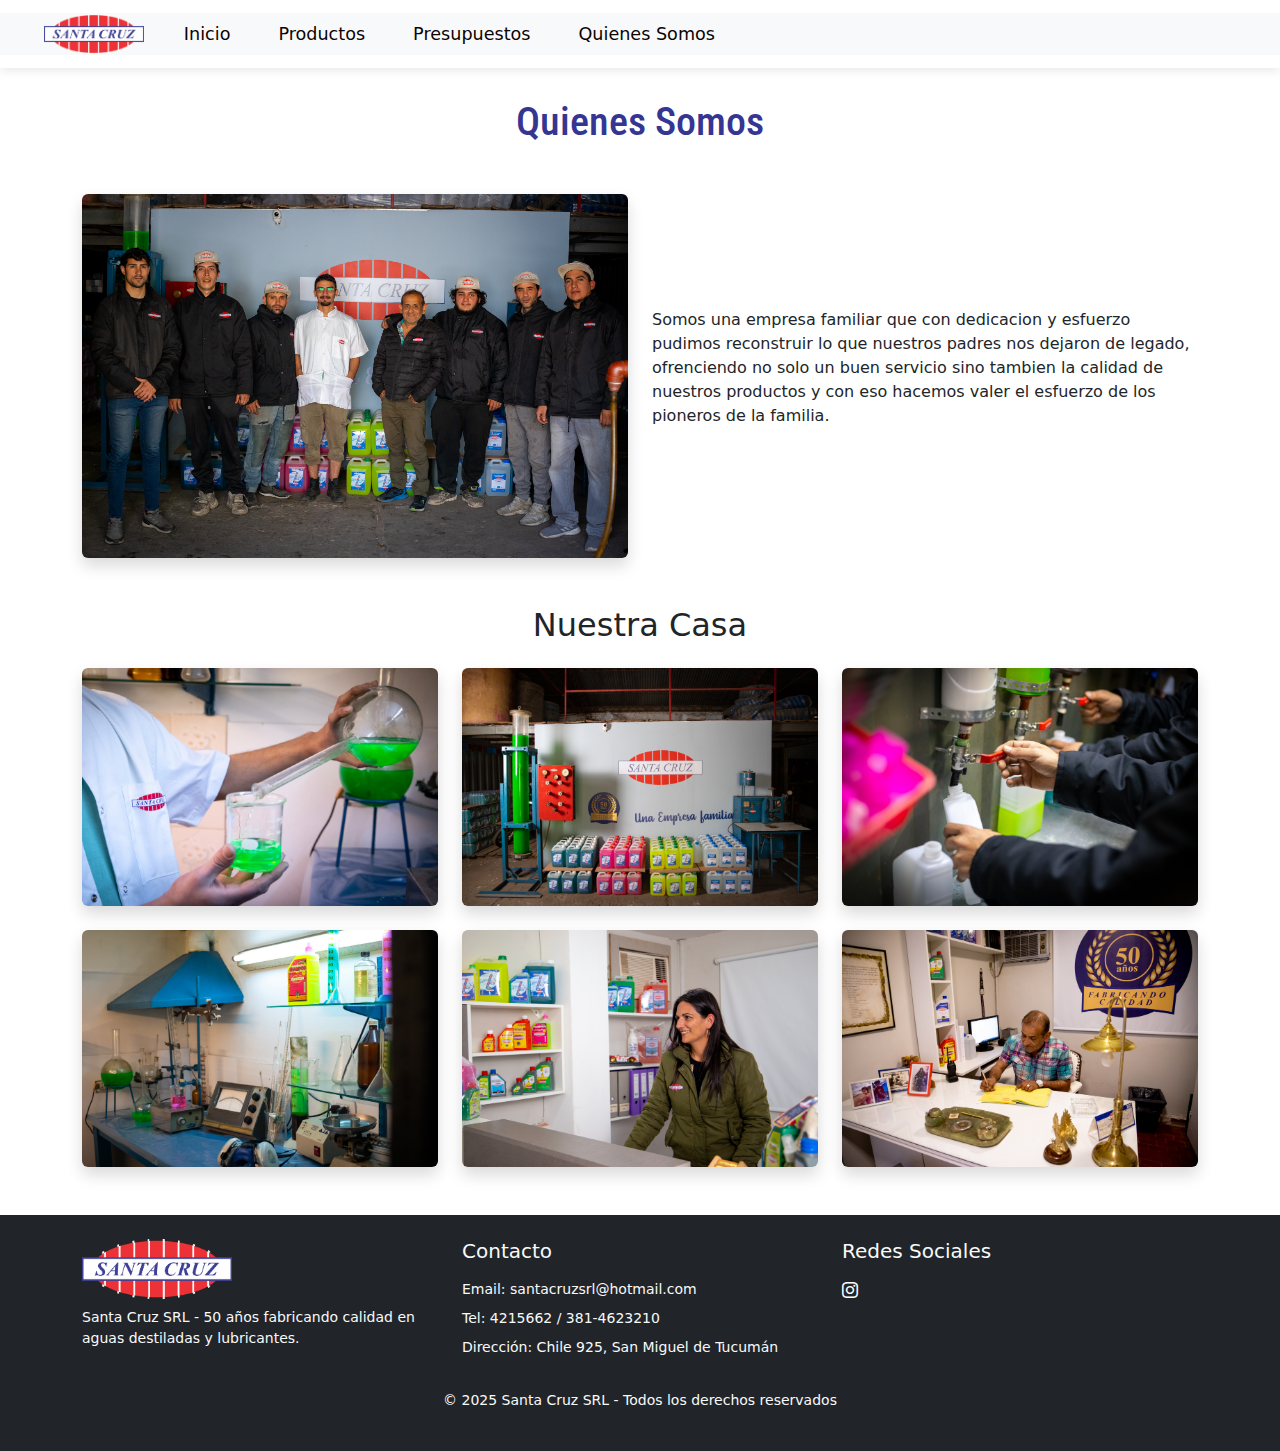
<file: secciones/quienessomos.html>
<!DOCTYPE html>
<html lang="es">
  <head>
    <meta charset="UTF-8" />
    <meta http-equiv="X-UA-Compatible" content="IE=edge" />
    <meta name="viewport" content="width=device-width, initial-scale=1.0" />
    <meta
      name="description"
      content="Conoce la historia y trayectoria de Santa Cruz SRL, empresa líder en lubricantes"
    />
    <meta
      name="keywords"
      content="Lubricentro, Historia, Trayectoria, Santa Cruz, Tucumán"
    />
    <title>Santa Cruz | Quienes Somos</title>

    <!-- Google Fonts optimizado -->
    <link rel="preconnect" href="https://fonts.googleapis.com" />
    <link rel="preconnect" href="https://fonts.gstatic.com" crossorigin />
    <link
      href="https://fonts.googleapis.com/css2?family=Roboto+Condensed:wght@400;700&family=Graduate&display=swap"
      rel="stylesheet"
    />

    <!-- CSS -->
    <link rel="shortcut icon" href="../img/logo santa cruz.png" />
    <link
      rel="stylesheet"
      href="https://cdn.jsdelivr.net/npm/bootstrap@5.1.3/dist/css/bootstrap.min.css"
    />
    <link
      rel="stylesheet"
      href="https://cdn.jsdelivr.net/npm/bootstrap-icons@1.8.1/font/bootstrap-icons.css"
    />
    <link rel="stylesheet" href="../style/style.css" />
  </head>
  <body>
    <header>
      <nav class="navbar navbar-expand-lg navbar-light bg-light">
        <div class="container-fluid">
          <a class="navbar-brand" href="../index.html"
            ><img class="header__logo" src="../img/logo santa cruz.png"
          /></a>
          <button
            class="navbar-toggler"
            type="button"
            data-bs-toggle="collapse"
            data-bs-target="#navbarNav"
            aria-controls="navbarNav"
            aria-expanded="false"
            aria-label="Toggle navigation"
          >
            <span class="navbar-toggler-icon"></span>
          </button>
          <div class="collapse navbar-collapse" id="navbarNav">
            <ul class="navbar-nav">
              <li class="nav-item">
                <a class="nav-link" aria-current="page" href="../index.html"
                  >Inicio</a
                >
              </li>
              <li class="nav-item">
                <a class="nav-link" href="../secciones/productos.html"
                  >Productos</a
                >
              </li>
              <li class="nav-item">
                <a class="nav-link" href="../secciones/presupuestos.html"
                  >Presupuestos</a
                >
              </li>

              <li class="nav-item">
                <a class="nav-link" href="../secciones/quienessomos.html"
                  >Quienes Somos</a
                >
              </li>
            </ul>
          </div>
        </div>
      </nav>
    </header>
    <main class="quienes-somos">
      <div class="container py-5">
        <h1 class="text-center mb-5 animate__animated animate__fadeInUp">
          Quienes Somos
        </h1>

        <section class="historia">
          <div class="row align-items-center">
            <div class="col-md-6">
              <img
                src="../img/quienesomo.jpg"
                alt="Historia Santa Cruz"
                class="img-fluid rounded shadow"
              />
            </div>
            <div class="col-md-6">
              <p class="historia-texto">Somos una empresa familiar que con dedicacion y esfuerzo pudimos reconstruir lo que nuestros padres nos dejaron de legado, ofrenciendo no solo un buen servicio sino tambien la calidad de nuestros productos y con eso hacemos valer el esfuerzo de los pioneros de la familia.</p>
            </div>
          </div>
        </section>

        <section class="galeria mt-5">
          <h2 class="text-center mb-4">Nuestra Casa</h2>
          <div class="row g-4">
            <!-- Imágenes de la galería -->
            <div class="col-12 col-md-6 col-lg-4">
              <img
                src="../img/galeria 2 (2).jpg"
                alt="Instalaciones Santa Cruz"
                class="img-fluid rounded shadow"
              />
            </div> 
            <div class="col-12 col-md-6 col-lg-4">
              <img
                src="../img/galeria 1.jpg"
                alt="Instalaciones Santa Cruz"
                class="img-fluid rounded shadow"
              />
            </div> 
            <div class="col-12 col-md-6 col-lg-4">
              <img
                src="../img/galeria 3.jpg"
                alt="Instalaciones Santa Cruz"
                class="img-fluid rounded shadow"
              />
            </div> 
            <div class="col-12 col-md-6 col-lg-4">
              <img
                src="../img/nuestro local 1.jpg"
                alt="Instalaciones Santa Cruz"
                class="img-fluid rounded shadow"
              />
            </div> 
            <div class="col-12 col-md-6 col-lg-4">
              <img
                src="../img/nuestro local 2.jpg"
                alt="Instalaciones Santa Cruz"
                class="img-fluid rounded shadow"
              />
            </div> 
            <div class="col-12 col-md-6 col-lg-4">
              <img
                src="../img/nuestro local 3.jpg"
                alt="Instalaciones Santa Cruz"
                class="img-fluid rounded shadow"
              />
            </div>
            
            <!-- Repetir estructura para otras imágenes -->
          </div>
        </section>
      </div>
    </main>
    <footer class="bg-dark text-light py-4">
      <div class="container">
        <div class="row">
          <div class="col-md-4 mb-3">
            <img src="../img/logo santa cruz.png" alt="Logo Santa Cruz" class="img-fluid mb-2" />
            <p>Santa Cruz SRL - 50 años fabricando calidad en aguas destiladas y lubricantes.</p>
          </div>
          <div class="col-md-4 mb-3">
            <h5>Contacto</h5>
            <ul class="list-unstyled">
              <li>Email: santacruzsrl@hotmail.com</li>
              <li>Tel: 4215662 / 381-4623210</li>
              <li>Dirección: Chile 925, San Miguel de Tucumán</li>
            </ul>
          </div>
          <div class="col-md-4 mb-3">
            <h5>Redes Sociales</h5>
            <a href="https://www.instagram.com/santacruzsrl/" target="_blank" rel="noopener" class="text-light me-2">
              <i class="bi bi-instagram"></i>
            </a>
          </div>
        </div>
        <div class="row">
          <div class="col-12 text-center">
            <p>&copy; 2025 Santa Cruz SRL - Todos los derechos reservados</p>
          </div>
        </div>
      </div>
    </footer>
    <!-- Scripts al final del body -->
    <script src="https://cdn.jsdelivr.net/npm/bootstrap@5.1.3/dist/js/bootstrap.bundle.min.js"></script>
    <script src="https://unpkg.com/aos@2.3.1/dist/aos.js"></script>
    <script>
      AOS.init();
    </script>
  </body>
</html>
</file>
<file: style/style.css>
/* Reset y Estilos Base */
* {
  padding: 0;
  margin: 0;
}

/* Variables CSS */
:root {
  /* Paleta de colores refinada */
  --color-primary: #e20d0d;
  --color-secondary: #094fb8;
  --color-accent: #3814da;
  --color-text: #0c0303;
  --color-bg: #ffffff;
  --color-nav: rgba(255, 255, 255, 0.95);
  --shadow-header: 0 2px 10px rgba(0, 0, 0, 0.1);

  /* Fuentes */
  --font-primary: "Roboto Condensed", sans-serif;
  --font-secondary: "Graduate", cursive;
  --font-decorative: "Cinzel Decorative", cursive;

  /* Espaciados */
  --spacing-sm: 10px;
  --spacing-md: 20px;
  --spacing-lg: 40px;

  /* Breakpoints */
  --mobile: 393px;
  --tablet: 768px;

  /* Mejorar contraste y legibilidad */
  --min-tap-target: 44px;
  --focus-outline: 2px solid var(--color-accent);
}

/* Estilos Generales */
body {
  background-color: white;
  display: flex;
  flex-direction: column;
  overflow-y: auto; /* Mantiene el scroll funcional pero invisible */
  -webkit-overflow-scrolling: touch; /* Para mejor desplazamiento en iOS */
}

/* Header y Navegación mejorados */
header {
  background-color: var(--color-nav);
  padding: 0.8rem 0;
  position: fixed;
  width: 100%;
  top: 0;
  z-index: 1000;
  box-shadow: var(--shadow-header);
  backdrop-filter: blur(10px);
  transition: all 0.3s ease;
}

.navbar {
  padding: 0 2rem;
}

.navbar-brand {
  padding: 0;
}

.header__logo {
  height: 40px;
  width: auto;
  transition: transform 0.3s ease;
}

.header__logo:hover {
  transform: scale(1.05);
}

.navbar-light .navbar-nav .nav-link {
  color: var(--color-text);
  font-size: 1.1rem;
  font-weight: 500;
  padding: 0.5rem 1.2rem;
  margin: 0 0.3rem;
  border-radius: 4px;
  transition: all 0.3s ease;
}

.navbar-light .navbar-nav .nav-link:hover {
  color: var(--color-primary);
  background-color: rgba(226, 13, 13, 0.1);
}

.navbar-light .navbar-nav .nav-link.active {
  color: var(--color-primary);
  font-weight: 600;
}

/* Hamburger menu para móvil */
.navbar-toggler {
  border: none;
  padding: 0.5rem;
}

.navbar-toggler:focus {
  box-shadow: none;
  outline: 2px solid var(--color-primary);
  outline-offset: 2px;
}

.navbar-toggler-icon {
  width: 1.5em;
  height: 1.5em;
}



/* Agregar estos estilos para ocultar completamente la barra de scroll */
html {
  scrollbar-width: none; /* Para Firefox */
  -ms-overflow-style: none; /* Para Internet Explorer y Edge */
}

html::-webkit-scrollbar {
  display: none; /* Para Chrome, Safari y Opera */
}

/* Animaciones */
@keyframes animat {
  0% {
    transform: scale(0);
  }
  100% {
    transform: scale(1);
  }
}

@keyframes fadeIn {
  from {
    opacity: 0;
    transform: translateY(-20px);
  }
  to {
    opacity: 1;
    transform: translateY(0);
  }
}

h1 {
  text-align: center;
  font-family: "Roboto Condensed", sans-serif;
  margin-top: 50px;
  color: rgb(0, 0, 0);
  
}

/* Productos Destacados */
.productosDestacados {
  display: flex;
  flex-direction: column;
  align-items: center;
  margin-top: 40px;
}

.productosDestacados h2 {
  color: rgb(230, 224, 224);
  font-family: "Cinzel Decorative", cursive;
  text-align: center;
  background: linear-gradient(var(--color-secondary), var(--color-primary));
  border-radius: 50px;
  padding: 10px 20px;
}

.productosDestacados img {
  width: 500px;
  height: 300px;
  margin: 5px 0 100px;
  border-radius: 20px;
}

/* Estilos para Productos Destacados */
.productos-destacados {
  background-color: var(--color-bg);
  padding: 4rem 0;
}

.productos-destacados h2 {
  color: var(--color-text);
  font-family: var(--font-secondary);
  margin-bottom: 2rem;
  position: relative;
}

.productos-destacados h2::after {
  content: "";
  display: block;
  width: 80px;
  height: 4px;
  background: var(--color-primary);
  margin: 1rem auto;
  border-radius: 2px;
}

.producto-card {
  border: none;
  box-shadow: 0 3px 15px rgba(0, 0, 0, 0.1);
  transition: transform 0.3s ease, box-shadow 0.3s ease;
}

.producto-card:hover {
  transform: translateY(-5px);
  box-shadow: 0 5px 20px rgba(0, 0, 0, 0.15);
}

.card-image-wrapper {
  position: relative;
  overflow: hidden;
  padding-top: 75%; /* Relación de aspecto 4:3 */
}

.card-image-wrapper img {
  position: absolute;
  top: 0;
  left: 0;
  width: 100%;
  height: 100%;
  object-fit: cover;
  transition: transform 0.3s ease;
}

.producto-card:hover .card-image-wrapper img {
  transform: scale(1.05);
}

.producto-overlay {
  position: absolute;
  top: 1rem;
  right: 1rem;
}

.caracteristicas-lista {
  list-style: none;
  padding: 0;
  margin: 1rem 0;
}

.caracteristicas-lista li {
  display: flex;
  align-items: center;
  gap: 0.5rem;
  margin-bottom: 0.5rem;
  color: var(--color-text);
}

.caracteristicas-lista i {
  color: var(--color-primary);
}

.btn-outline-primary {
  color: var(--color-primary);
  border-color: var(--color-primary);
}

.btn-outline-primary:hover {
  background-color: var(--color-primary);
  color: white;
}

/* Tarjetas de Productos */
.productos__container {
  width: 100%;
  display: flex;
  justify-content: space-around;
  flex-wrap: wrap;
}

.tarjeta {
  width: 30%;
  padding: 15px;
  margin: 10px 0 40px;
  border: 10px solid transparent;
  border-image: linear-gradient(to bottom, #ffffff 70%, #3814da 150%) 1;
  border-radius: 20px;
}

.tarjeta img {
  transition: transform 0.3s ease-in-out;
}

/* Footer */
footer {
  background-color: #343a40;
  color: #ffffff;
}

footer h5 {
  font-size: 1.25rem;
  margin-bottom: 1rem;
}

footer p, footer ul {
  font-size: 0.875rem;
}

footer ul {
  padding-left: 0;
  list-style: none;
}

footer ul li {
  margin-bottom: 0.5rem;
}

footer .img-fluid {
  max-width: 150px;
}

footer .text-light {
  color: #ffffff !important;
}

footer .text-light:hover {
  color: #adb5bd !important;
}

footer .me-2 {
  margin-right: 0.5rem !important;
}

.contieneFooter {
  display: flex;
  justify-content: space-between;
  max-width: 100%;
  margin: 20px auto 0;
  padding: 0 20px;
}

.boxFooter {
  display: flex;
  flex-direction: column;
  padding: 60px;
}

.boxFooter .logo img {
  display: flex;
  height: auto;
  width: auto;
  margin-bottom: 5px;
}
.boxFooter p {
  max-width: 100%;
  font-weight: 500px;
  font-size: 18px;
  font-family: "Times New Roman", Times, serif;
}
.boxFooter h2 {
  margin-bottom: 30px;
  color: rgb(0, 0, 0);
  font-weight: 700;
  text-align: center;
  font-size: 23px;
  font-family: "Graduate", cursive;
}
.boxFooter a {
  margin-top: 20px;
  color: rgb(202, 4, 4);
  font-size: 16px;
  text-decoration: none;
}
.boxFooter iframe {
  width: 450px;
  height: 350px;
  border: none;
}
.boxFooter .informacion h2 {
  display: none;
}
.boxCopyright {
  max-width: 100%;
  margin: auto;
  text-align: center;
  padding: 0px 40px;
}
.boxCopyright p {
  margin-top: 20px;
  color: red;
  font-family: "Times New Roman", Times, serif;
}
.ajuste,
.footer__redes__ig {
  transition: all 1s;
  font-size: 6.5vh;
  padding-right: 0.5vh;
}

.footer__redes__ig {
  color: blueviolet;
}

:hover.footer__redes__ig {
  transform: rotateY(720deg);
}

/*INDEX*/

/*PRODUCTOS*/

.animate__fadeInUp {
  color: rgb(52, 54, 146);
}

.tarjeta a {
  text-decoration: dashed;
  color: rgb(0, 0, 0);
  font-style: italic;
  font-display: center;
}
.tarjeta a:hover {
  text-decoration: none;
}
.tarjeta .img__container {
  overflow: visible;
}
.tarjeta .imagen__tarjeta img {
  width: 100%;
  transition: all 0.8s;
  border-radius: 10px;
}
.tarjeta:hover .imagen__tarjeta img {
  transform: scale(0.7);
}
.informacion__tarjeta {
  margin-top: 20px;
}
.info .pagination {
  justify-content: center;
}
.targeta,
.imagen__tarjetaD img {
  width: 150%;
  transition: all 0.5s;
}
.tarjeta:hover .imagen__tarjetaD img {
  transform: scale(0.9);
}

.datosPresupuestos {
  padding: 20px 0;
  font-family: Georgia, "Times New Roman", Times, serif;
}
.subDatos {
  font-size: 25px;
  font-weight: bold;
  text-align: center;
  color: rgb(202, 4, 4);
}
form {
  color: rgb(202, 4, 4);
  justify-content: space-between;
  padding: 0 0 0 10px;
  margin-left: auto;
  margin-right: auto;
  max-width: 90%;
}
label {
  margin-bottom: 14px;
}
button {
  margin-top: 14px;
}

/* Estilos para el formulario de presupuestos */
.datosPresupuestos {
    background-color: #f8f9fa;
    padding: 2rem;
    border-radius: 0.5rem;
    box-shadow: 0 0.125rem 0.25rem rgba(0, 0, 0, 0.075);
}

.datosPresupuestos h2 {
    font-family: 'Graduate', sans-serif;
    margin-bottom: 50px; 
    margin-top: 20px;
}

.datosPresupuestos .form-label {
    font-weight: bold;
}

.datosPresupuestos .form-control {
    border-radius: 0.25rem;
}

.datosPresupuestos .btn {
    background-color: #dc3545;
    border: none;
    transition: background-color 0.3s ease;
}

.datosPresupuestos .btn:hover {
    background-color: #c82333; 
} 
.titulo-presupuesto { 
  margin-top: 35px;
  font-size: 45px; 
  color: rgb(0, 0, 0);
  font-family: "Roboto Condensed", sans-serif;
}

/*QUIENES SOMOS*/

.quienes__container {
  display: flex;
  padding: 10px;
  margin-top: 30px;
}

.quienes__container img {
  height: 400px;
  width: 600px;
}
.quienes__text {
  padding: 20px;
  font-family: "BIZ UDMincho", serif;
}
.quienes__textContenido {
  font-size: 20px;
  font-weight: bold;
  line-height: 2;
  color: rgb(12, 3, 3);
}
.galeria__titulo {
  text-align: center;
  font-size: 25px;
  margin-top: 30px;
  font-family: "Bakbak One", cursive;
}
.galeria__container {
  display: grid;
  grid-template-columns: repeat(2, 1fr);
  grid-template-rows: repeat(4, 1fr);
  grid-row-gap: 20px;
  grid-column-gap: 5px;
  justify-items: center;
}
.galeria__container--img {
  margin-top: 30px;
  margin-bottom: 20px;
  width: 500px;
  height: 350px;
  border-style: ridge;
  border-color: rgb(136, 136, 216);
}

/*Media Queries*/

@media only screen and (max-width: 768px) {
  header {
    padding: 0.5rem 0;
  }

  .navbar {
    padding: 0 1rem;
  }

  .header__logo {
    height: 35px;
  }

  .navbar-collapse {
    background-color: var(--color-nav);
    padding: 1rem;
    border-radius: 8px;
    margin-top: 0.5rem;
    box-shadow: var(--shadow-header);
  }

  .navbar-light .navbar-nav .nav-link {
    padding: 0.8rem 1rem;
    margin: 0.2rem 0;
  }

  header {
    flex-direction: column;
    align-items: center;
    margin-bottom: 5px;
  }
  ul li a {
    font-size: 28px;
  }
  .envio h2 {
    font-size: 26px;
  }
  .indexlogo {
    width: 400px;
  }
  .contieneFooter {
    flex-direction: column;
    align-items: center;
    text-align: center;
  }
  .boxFooter .informacion h2 {
    display: flex;
    flex-direction: column;
    text-align: center;
  }
  .logo {
    display: none;
  }
  h1 {
    font-size: 28px;
  }
  .subDatos {
    font-size: 21px;
  }
  .equivalencias__marcas {
    font-size: 22px;
  }
  .quienes__container {
    flex-direction: column;
    align-items: center;
    margin-bottom: 5px;
  }
  .quienes__textContenido {
    font-size: 20px;
  }
  .galeria__titulo {
    font-size: 25px;
  }
  .galeria__container {
    grid-template-columns: repeat(2, 1fr);
    grid-template-rows: repeat(3, 1fr);
  }
  .productosDestacados,
  .h2 {
    font-size: 10;
    height: auto;
    width: auto;
  }
  .productosDestacados img {
    width: 100%;
    height: auto;
  }
  .tarjeta {
    width: calc(100% - 40px);
    margin: 10px 20px;
  }
  .boxFooter iframe {
    width: 100%;
    height: auto;
  }

  .tarjeta {
    width: 100%;
    height: auto;
    flex-wrap: nowrap;
    font-family: "Poppins", sans-serif;
    border-style: inset;
    border-radius: 20px;
    border-color: rgb(110, 72, 182);
    accent-color: black;
    margin-top: 10px;
    margin-bottom: 30px;
    padding: 0px;
    margin-left: 20px;
    margin-right: 20px;
  }
  .tarjeta a {
    text-decoration: dashed;
    color: rgb(0, 0, 0);
    font-style: italic;
    display: block;

    font: size 20px;
  }
  .tarjeta a:hover {
    text-decoration: none;
  }
  .tarjeta .img__container {
    overflow: visible;
  }
  .tarjeta .imagen__tarjeta img {
    width: 60%;
    height: auto;
    margin-top: 30px;
    transition: transform 1s 0.05s;
    margin-left: 50px;
  }
  .tarjeta:hover .imagen__tarjeta img {
    transform: scale(1.2);
  }
  .informacion__tarjeta {
    margin-top: 40px;
    margin-left: 10px;
    width: 100%;
    height: auto;
  }

  .galeria__container {
    display: grid;
    grid-template-columns: repeat(1, 1fr);
    grid-template-rows: repeat(4, 1fr);
    grid-row-gap: 5px;
    grid-column-gap: 5px;
    justify-items: center;
  }
  .galeria__container--img {
    margin-top: 100px;
    margin-bottom: 20px;
    width: 300px;
    height: 200px;
    border-style: solid;
    background-color: white;
  }
  .container {
    padding: 0 var(--spacing-sm);
  }

  /* Grid layouts */
  .galeria__container {
    grid-template-columns: repeat(2, 1fr);
  }

  /* Imágenes responsivas */
  img {
    max-width: 100%;
    height: auto;
  }

  .productos-destacados {
    padding: 2rem 0;
  }

  .card-image-wrapper {
    padding-top: 66.67%; /* Relación de aspecto 3:2 para móviles */
  }
}

@media only screen and (max-width: 393px) {
  .header__logo {
    height: 30px;
  }

  .navbar-light .navbar-nav .nav-link {
    font-size: 1rem;
  }

  header {
    flex-direction: column;
    align-items: center;
  }
  .header__logo {
    animation: ease-in animat 2s;
    max-width: 150px;
    max-height: 200px;
  }
  .navbar-light .navbar-nav .nav-link {
    font-size: 1.2rem;
    margin: 0 8px;
  }
  .productosDestacados,
  .h2 {
    font-size: 10;
    height: auto;
    width: 100%;
  }
  .productosDestacados img {
    width: 100%;
    height: auto;
  }
  .tarjeta {
    width: 100%;
    height: auto;
    flex-wrap: nowrap;
    font-family: "Poppins", sans-serif;
    border-style: inset;
    margin-top: 10px;
    margin-bottom: 30px;
    padding: 20px;
    margin-left: 20px;
    margin-right: 20px;
  }
  .tarjeta a {
    text-decoration: dashed;
    color: rgb(0, 0, 0);
    font-style: italic;
    display: block;
    font: size 20px;
  }
  .tarjeta a:hover {
    text-decoration: none;
  }
  .tarjeta .img__container {
    overflow: visible;
  }
  .tarjeta .imagen__tarjeta img {
    width: 80%;
    height: auto;
    margin: 30px;
    transition: transform 0.2s 0.05s;
  }
  .tarjeta:hover .imagen__tarjeta img {
    transform: scale(1.4);
  }
  .informacion__tarjeta {
    margin-top: 40px;
    margin-left: 10px;
    width: 100%;
    height: auto;
  }
  .boxFooter iframe {
    width: 100%;
    height: auto;
  }
  .menu li {
    margin: 0px 8px;
    font-size: 10px;
  }
  .envio h2 {
    font-size: 25px;
  }
  h1 {
    font-size: 24px;
  }
  .subDatos {
    font-size: 17px;
  }
  form {
    font-size: 15px;
  }
  .equivalencias__marcas {
    font-size: 22px;
    padding: 30px 20px;
  }
  .quienes__container {
    flex-direction: column;
    align-items: center;
  }
  .quienes__textContenido {
    font-size: 18px;
  }
  .galeria__titulo {
    font-size: 20px;
  }
  .galeria__container {
    grid-template-columns: repeat(1, 1fr);
    grid-template-rows: repeat(6, 1fr);
  }
  .quienes__container {
    display: flex;
    padding: 10px;
    margin-top: 30px;
    width: 100%;
    height: auto;
  }
  .quienes__container img {
    height: 200px;
    width: 300px;
    background-color: white;
    display: flex-column;
  }

  .quienes__text {
    padding: 20px;
    font-family: "BIZ UDMincho", serif;
  }
  .quienes__textContenido {
    font-size: 20px;
    font-weight: bold;
    line-height: 2;
    color: rgb(12, 3, 3);
  }
  .galeria__titulo {
    text-align: center;
    font-size: 25px;
    margin-top: 30px;
    font-family: "Bakbak One", cursive;
  }
  .galeria__container {
    display: grid;
    grid-template-columns: repeat(1, 1fr);
    grid-template-rows: repeat(4, 1fr);
    grid-row-gap: 5px;
    grid-column-gap: 5px;
    justify-items: center;
  }
  .galeria__container--img {
    margin-top: 100px;
    margin-bottom: 20px;
    width: 300px;
    height: 200px;
    border-style: solid;
    background-color: white;
  }
  .container {
    padding: 0 var(--spacing-sm);
  }

  /* Grid layouts */
  .galeria__container {
    grid-template-columns: 1fr;
  }
}

/* Componentes */



.interactive-element:focus {
  outline: var(--focus-outline);
  outline-offset: 2px;
}

/* Estilos para Productos Destacados */
.productos-destacados {
  background-color: var(--color-bg);
  padding-top: 6rem;
}

.producto-card {
  border: none;
  box-shadow: 0 3px 15px rgba(0, 0, 0, 0.1);
  transition: transform 0.3s ease;
}

.producto-card:hover {
  transform: translateY(-5px);
}

.card-image-wrapper {
  position: relative;
  padding-top: 75%;
  overflow: hidden;
}

.card-image-wrapper img {
  position: absolute;
  top: 0;
  left: 0;
  width: 100%;
  height: 100%;
  object-fit: cover;
  transition: transform 0.3s ease;
}

.producto-card:hover .card-image-wrapper img {
  transform: scale(1.05);
}

.producto-overlay {
  position: absolute;
  top: 1rem;
  right: 1rem;
}

.lista-productos {
  list-style: none;
  padding: 0;
  margin: 1rem 0;
}

.lista-productos li {
  display: flex;
  align-items: center;
  gap: 0.5rem;
  margin-bottom: 0.8rem;
  color: var(--color-text);
}

.lista-productos i {
  color: var(--color-primary);
}

.marca-info {
  margin-top: 1.5rem;
}

.btn-primary {
  background-color: var(--color-primary);
  border-color: var(--color-primary);
  padding: 0.8rem;
  font-weight: 500;
  text-transform: uppercase;
  letter-spacing: 0.5px;
}

.btn-primary:hover {
  background-color: var(--color-secondary);
  border-color: var(--color-secondary);
  transform: translateY(-2px);
}

/* Media Queries */
@media (max-width: 768px) {
  .productos-destacados {
    padding-top: 4rem;
  }

  .card-image-wrapper {
    padding-top: 66.67%;
  }
}

.hero-img { 
  padding: 50px 0px 0px 0px;
  width: 100vw;
  margin-left: calc(50% - 50vw);
}
</file>
